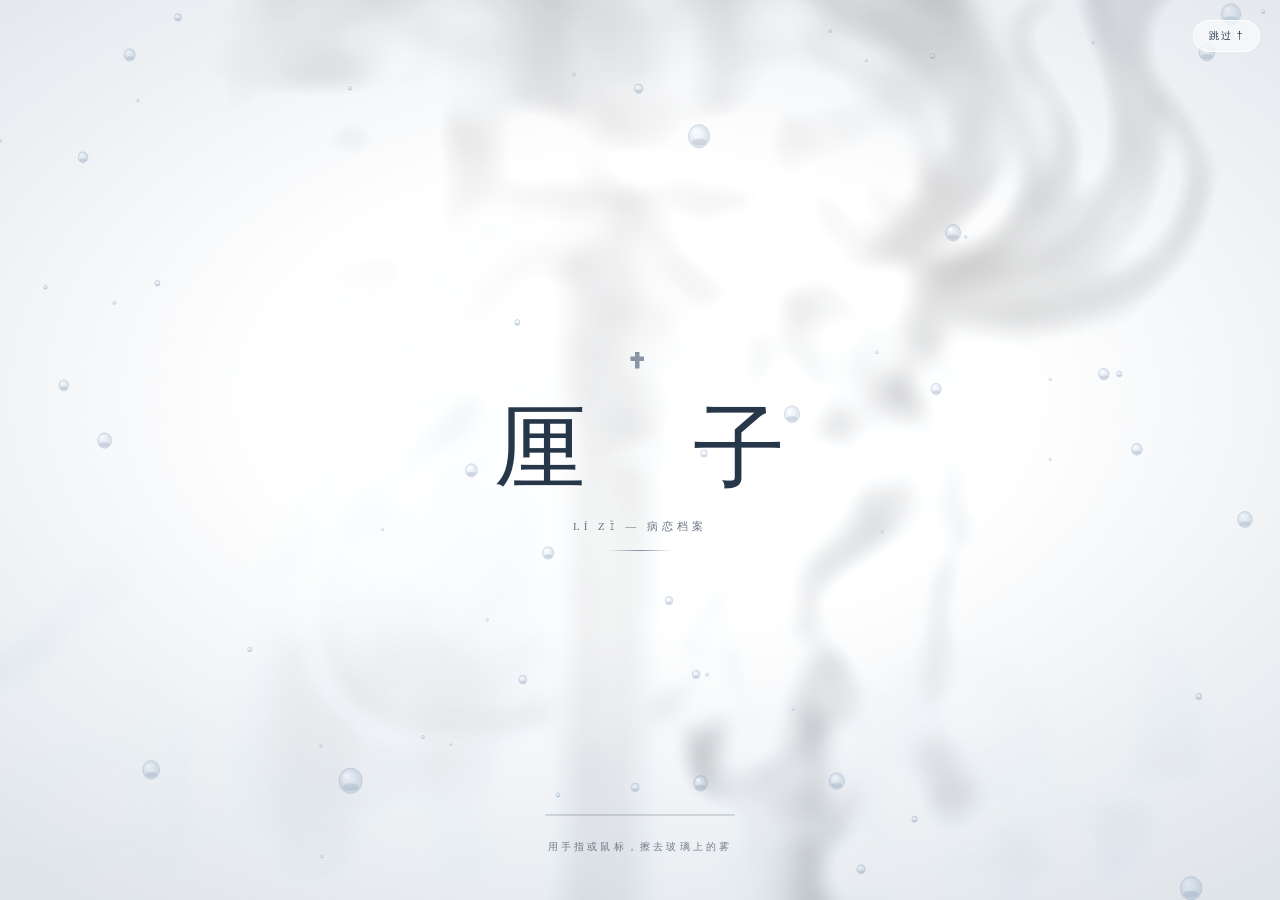
<file: index.html>
<!doctype html>
<html lang="zh-CN" data-theme="noir">
<head>
<meta charset="utf-8">
<meta name="viewport" content="width=device-width,initial-scale=1,maximum-scale=1,viewport-fit=cover,user-scalable=no">
<meta name="theme-color" content="#070a10">
<meta name="format-detection" content="telephone=no">
<meta name="description" content="厘子 · 病恋档案 / LÍ ZǏ — 一台只收一条信号的小手机">
<title>厘 子 · 病恋档案</title>
<link rel="preload" as="image" href="assets/intro.jpg">
<link rel="stylesheet" href="style.css">
</head>
<body>

<!-- 进场动画：起雾车窗 + 雨滴 + 擦玻璃 -->
<div id="intro" class="intro">
  <div class="introBg" id="introBg"></div>
  <div class="introFog" id="introFog"></div>
  <canvas id="introClear" class="introLayer"></canvas>
  <canvas id="introRain" class="introLayer"></canvas>
  <div class="introVignette"></div>
  <div class="introCenter" id="introCenter">
    <div class="introCross">✝</div>
    <div class="introTitle" id="introTitle">厘 子</div>
    <div class="introSub" id="introSub">LÍ ZǏ — 病恋档案</div>
    <div class="introRule"></div>
  </div>
  <div class="introProg" id="introProg"><i id="introProgBar"></i></div>
  <div class="introTip" id="introTip">用手指或鼠标，擦去玻璃上的雾</div>
  <button class="introSkip" id="introSkip">跳过 †</button>
</div>

<div id="bgLayer"></div>
<div id="bgDim"></div>
<div id="glowA"></div><div id="glowB"></div>
<canvas id="rain"></canvas>
<div id="grain"></div>

<div id="stage">
  <div class="sideMark left"><i>†</i> CLINICAL NOTE · 0217</div>

  <div class="phone" id="phone">
    <div class="statusbar" id="statusbar"></div>
    <div class="topbar" id="topbar"></div>

    <div class="screen" id="screen">
      <div class="page" data-page="album" id="page-album"></div>
      <div class="page on" data-page="home" id="page-home"></div>
      <div class="page" data-page="msg" id="page-msg"></div>
      <div class="page" data-page="me" id="page-me"></div>
      <div class="pageNav">
        <button id="navPrev" aria-label="上一页"></button>
        <button id="navNext" aria-label="下一页"></button>
      </div>
    </div>

    <div class="editBar" id="editBar">
      <button id="editPanelBtn" title="后台管理"></button>
      <button id="editDoneBtn" title="退出编辑"></button>
    </div>

    <div class="tabbar" id="tabbar"></div>
    <div class="homeBar"></div>
  </div>

  <div class="sideMark right">DO NOT DISTURB <i>✝</i></div>
</div>

<div class="readBadge" id="readBadge"><span>†</span> 只读快照 · READ ONLY</div>

<div class="overlay" id="overlay"></div>
<aside class="admin" id="admin"></aside>

<div class="lightbox" id="lightbox">
  <img id="lbImg" alt="">
  <div class="lbCap" id="lbCap"></div>
  <div style="display:flex;gap:10px">
    <button class="lbBtn" id="lbLink">↗ 打开链接</button>
    <button class="lbBtn" id="lbClose">关闭</button>
  </div>
</div>

<div class="toast" id="toast"></div>
<audio id="audio" preload="auto" playsinline webkit-playsinline></audio>
<div id="musicFrame"></div>

<script src="defaults.js"></script>
<script src="app.js"></script>
</body>
</html>
</file>
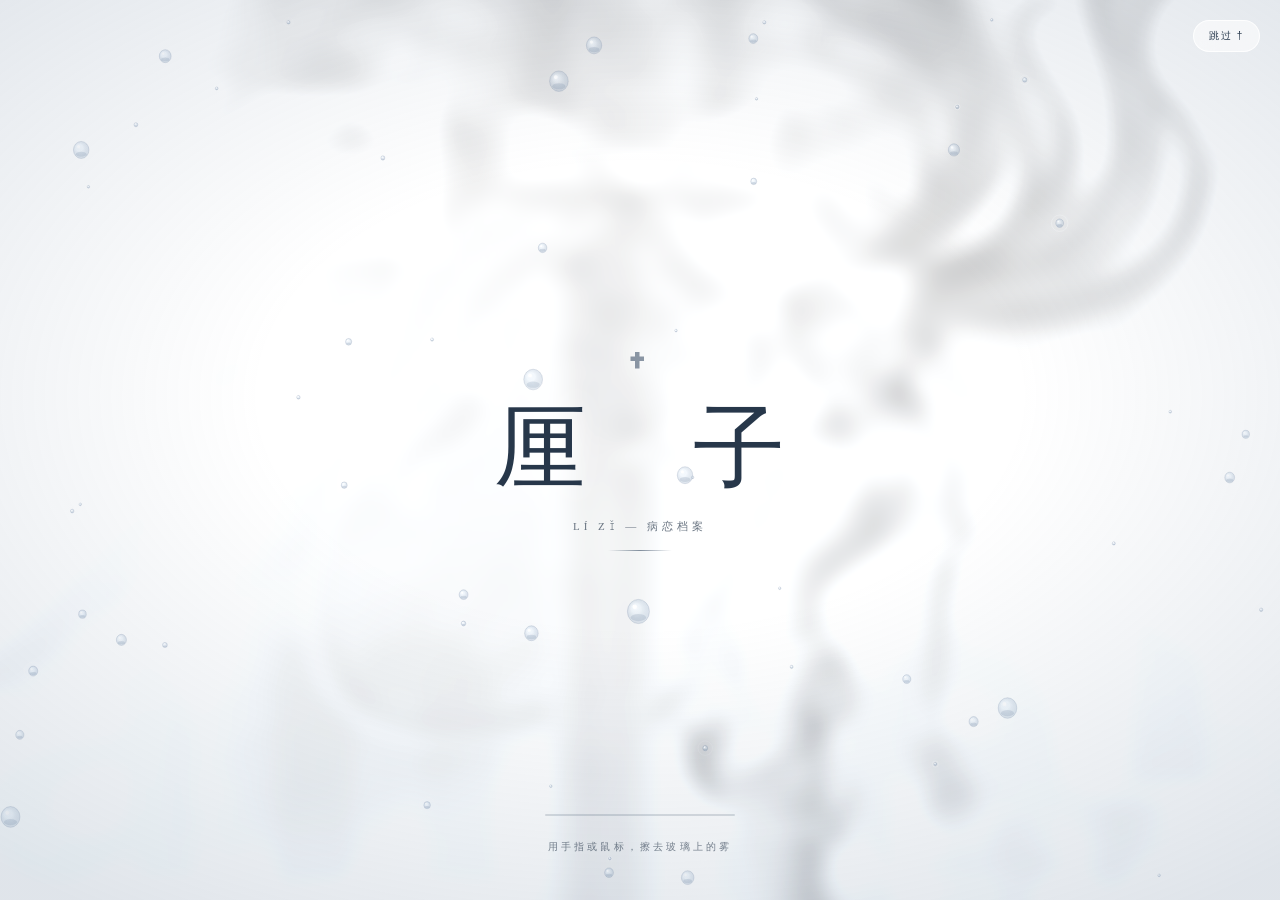
<file: standalone.html>
<!doctype html>
<html lang="zh-CN" data-theme="noir">
<head>
<meta charset="utf-8">
<meta name="viewport" content="width=device-width,initial-scale=1,maximum-scale=1,viewport-fit=cover,user-scalable=no">
<meta name="theme-color" content="#070a10">
<meta name="format-detection" content="telephone=no">
<meta name="description" content="厘子 · 病恋档案 / LÍ ZǏ — 一台只收一条信号的小手机">
<title>厘 子 · 病恋档案</title>
<link rel="preload" as="image" href="assets/intro.jpg">
<style>
/* 厘子 · 病恋档案 —— 视觉系统：黑白忧郁 × 浅蓝液态 × 苹果/ins 风 */
:root{
  --radius: 30px;
  --glass: rgba(255,255,255,.10);
  --glass-2: rgba(255,255,255,.055);
  --line: rgba(255,255,255,.20);
  --line-soft: rgba(255,255,255,.10);
  --ink: #f2f4f7;
  --ink-2: rgba(242,244,247,.62);
  --ink-3: rgba(242,244,247,.38);
  --accent: #cfe3fb;
  --shadow: 0 18px 50px rgba(0,0,0,.45);
  --font: -apple-system, BlinkMacSystemFont, "SF Pro Text", "PingFang SC", "Helvetica Neue", "Microsoft YaHei", sans-serif;
  --serif: "Times New Roman", "Songti SC", "STSong", Georgia, serif;
}
/* noir：深蓝黑 + 浅蓝液态光，黑白内容为主体（默认，兼顾两种要求） */
[data-theme="noir"]{
  --bg-a:#070a10; --bg-b:#101a26; --bg-c:#1a2b3d; --bg-d:#05070b;
  --ink:#f2f4f7; --ink-2:rgba(236,242,250,.64); --ink-3:rgba(226,238,250,.38);
  --glass:rgba(214,230,250,.075); --glass-2:rgba(210,228,250,.045);
  --line:rgba(220,236,255,.20); --line-soft:rgba(220,236,255,.10);
  --accent:#b9d6f7; --shadow:0 18px 60px rgba(0,0,0,.6);
}
/* mono：纯黑白忧郁 */
[data-theme="mono"]{
  --bg-a:#000000; --bg-b:#101010; --bg-c:#1c1c1c; --bg-d:#050505;
  --glass:rgba(255,255,255,.065); --glass-2:rgba(255,255,255,.035);
  --line:rgba(255,255,255,.19); --line-soft:rgba(255,255,255,.09);
  --accent:#ffffff; --shadow:0 18px 60px rgba(0,0,0,.8);
}
/* blue：渐变浅蓝色系 / 液态 ins 风（浅底深字） */
[data-theme="blue"]{
  --bg-a:#e7f1fc; --bg-b:#c6dcf3; --bg-c:#a8cbea; --bg-d:#dbeaf9;
  --ink:#18252f; --ink-2:rgba(24,37,47,.78); --ink-3:rgba(24,37,47,.56);
  --glass:rgba(255,255,255,.42); --glass-2:rgba(255,255,255,.28);
  --line:rgba(255,255,255,.72); --line-soft:rgba(255,255,255,.45);
  --accent:#3f6f9e; --shadow:0 18px 50px rgba(56,96,140,.22);
}
/* glass：透亮银白玻璃（默认，贴近资料图的银白/浅灰/羽翼质感） */
[data-theme="glass"]{
  --bg-a:#f8fafc; --bg-b:#eaf0f6; --bg-c:#dde6f0; --bg-d:#fcfdff;
  --ink:#16212e; --ink-2:rgba(22,33,46,.84); --ink-3:rgba(22,33,46,.58);
  --glass:rgba(255,255,255,.30); --glass-2:rgba(255,255,255,.15);
  --line:rgba(255,255,255,.98); --line-soft:rgba(255,255,255,.72);
  --accent:#5d7691; --shadow:0 18px 56px rgba(86,112,145,.18);
}
[data-theme="glass"] #glowA{background:radial-gradient(circle,#ffffff,transparent 70%);opacity:.8}
[data-theme="glass"] #glowB{background:radial-gradient(circle,#d9e5f2,transparent 70%);opacity:.72}
[data-theme="glass"] #grain{opacity:.055}
[data-theme="glass"] #bgLayer{opacity:.72}
[data-theme="glass"] .glass,[data-theme="glass"] .albumItem,[data-theme="glass"] .appIcon{border-color:rgba(255,255,255,.80)}
/* 细边框提亮边缘：每块玻璃一圈 1px 内高光 + 顶部亮线 */
[data-theme="glass"] .glass,[data-theme="glass"] .albumItem,[data-theme="glass"] .appIcon,[data-theme="glass"] .stickyNote,[data-theme="glass"] .metaBox,[data-theme="glass"] .focusCard,[data-theme="glass"] .musicCard{
  box-shadow:inset 0 0 0 1px rgba(255,255,255,.62),inset 0 1px 0 rgba(255,255,255,.92),0 8px 24px rgba(92,118,148,.13);
}
[data-theme="glass"] .appIcon{box-shadow:inset 0 0 0 1px rgba(255,255,255,.7),inset 0 1px 0 rgba(255,255,255,.95),0 8px 20px rgba(90,115,145,.14)}
[data-theme="glass"] .stickyNote{background:linear-gradient(150deg,rgba(255,255,255,.70),rgba(255,255,255,.34));border-color:rgba(255,255,255,.82)}
[data-theme="glass"] .bubbleRow.me .bubble{background:rgba(118,150,186,.26);border-color:rgba(255,255,255,.95)}
[data-theme="glass"] .tabbar{box-shadow:0 -10px 34px rgba(110,135,165,.12),inset 0 1px 0 rgba(255,255,255,.9)}
[data-theme="glass"] .admin .iconBtn{color:rgba(235,244,255,.86);border-color:rgba(255,255,255,.22);background:rgba(255,255,255,.08)}
/* 手机外壳：更透的玻璃 + 一圈细亮描边 */
[data-theme="glass"] .phone{
  background:linear-gradient(165deg,rgba(255,255,255,.22),rgba(255,255,255,.09));
  border:1px solid rgba(255,255,255,.92);
  box-shadow:var(--shadow),
    inset 0 0 0 1px rgba(255,255,255,.55),
    inset 0 1px 0 rgba(255,255,255,.95),
    inset 0 0 34px rgba(255,255,255,.22),
    0 0 0 1px rgba(255,255,255,.30);
}
[data-theme="glass"] .phone::before{
  background:linear-gradient(118deg,rgba(255,255,255,.42),rgba(255,255,255,0) 22%,rgba(255,255,255,0) 76%,rgba(255,255,255,.16));
}

*{box-sizing:border-box;-webkit-tap-highlight-color:transparent}
html,body{height:100%;margin:0}
body{
  font-family:var(--font); color:var(--ink); overflow:hidden;
  background:
    radial-gradient(120% 90% at 12% 8%, var(--bg-c) 0%, transparent 55%),
    radial-gradient(100% 80% at 88% 92%, var(--bg-b) 0%, transparent 60%),
    linear-gradient(155deg, var(--bg-a) 0%, var(--bg-b) 48%, var(--bg-d) 100%);
  transition:background .6s ease, color .4s ease;
  -webkit-font-smoothing:antialiased;
}
button,input,textarea,select{font-family:inherit;color:inherit}
button{cursor:pointer;border:0;background:none}
a{color:inherit;text-decoration:none}

/* ---------- 背景层：自定义图 / 雨雾 / 光晕 ---------- */
#bgLayer{position:fixed;inset:-8%;z-index:0;background-size:cover;background-position:center;
  filter:blur(var(--bg-blur,0px)) saturate(1.05);opacity:.9;transition:filter .5s}
#bgDim{position:fixed;inset:0;z-index:1;background:rgba(0,0,0,var(--bg-dim,.42));pointer-events:none}
#glowA,#glowB{position:fixed;z-index:1;border-radius:50%;filter:blur(90px);pointer-events:none;opacity:.42}
#glowA{width:52vw;height:52vw;left:-12vw;top:-14vw;background:radial-gradient(circle,#7fb4ea,transparent 70%)}
#glowB{width:44vw;height:44vw;right:-12vw;bottom:-16vw;background:radial-gradient(circle,#c9ddf4,transparent 70%)}
[data-theme="mono"] #glowA,[data-theme="mono"] #glowB{opacity:.12}
#rain{position:fixed;inset:0;z-index:2;pointer-events:none;opacity:.9}
#grain{position:fixed;inset:0;z-index:2;pointer-events:none;opacity:.16;
  background-image:url("data:image/svg+xml,%3Csvg xmlns='http://www.w3.org/2000/svg' width='140' height='140'%3E%3Cfilter id='n'%3E%3CfeTurbulence type='fractalNoise' baseFrequency='.85' numOctaves='3'/%3E%3C/filter%3E%3Crect width='100%25' height='100%25' filter='url(%23n)' opacity='.4'/%3E%3C/svg%3E")}

/* ---------- 舞台 & 小手机 ---------- */
#stage{position:relative;z-index:3;height:100%;display:flex;align-items:center;justify-content:center;gap:44px;padding:18px}
.phone{
  position:relative;width:390px;height:min(844px,calc(100vh - 36px));flex:none;
  border-radius:52px;overflow:hidden;isolation:isolate;
  background:linear-gradient(165deg,var(--glass),var(--glass-2));
  -webkit-backdrop-filter:blur(26px) saturate(165%);backdrop-filter:blur(26px) saturate(165%);
  border:1px solid var(--line);
  box-shadow:var(--shadow),inset 0 0 0 1px rgba(255,255,255,.30),inset 0 1px 0 rgba(255,255,255,.42),inset 0 0 60px rgba(140,190,240,.06);
  display:flex;flex-direction:column;
}
/* 细边框提亮边缘：一圈高光内描边，玻璃边缘更立体 */
.phone::before{content:"";position:absolute;inset:0;pointer-events:none;z-index:9;border-radius:52px;
  background:linear-gradient(115deg,rgba(255,255,255,.16),transparent 24%,transparent 74%,rgba(255,255,255,.06));
  box-shadow:inset 0 0 0 1px rgba(255,255,255,.42),inset 0 1px 0 rgba(255,255,255,.7),inset 0 -1px 0 rgba(255,255,255,.18);}
.phone::after{content:"";position:absolute;inset:0;pointer-events:none;z-index:0;border-radius:52px;
  background:radial-gradient(90% 60% at 50% 0%,rgba(190,220,255,.11),transparent 70%);
  box-shadow:inset 0 0 0 1px rgba(255,255,255,.34),inset 0 1px 2px rgba(255,255,255,.5);}

/* 侧边装饰 */
.sideMark{position:absolute;z-index:10;display:flex;align-items:center;gap:8px;font-size:10px;letter-spacing:.32em;color:var(--ink-3);writing-mode:vertical-rl}
.sideMark.left{left:-30px;top:26%}.sideMark.right{right:-30px;bottom:24%}
.sideMark i{font-style:normal;font-family:var(--serif);font-size:15px;letter-spacing:0;color:var(--accent)}

/* ---------- 状态栏 ---------- */
.statusbar{height:46px;flex:none;display:grid;grid-template-columns:1fr auto 1fr;align-items:center;padding:14px 26px 0;
  font-size:12px;font-weight:600;letter-spacing:.02em;z-index:8;color:var(--ink)}
.sb-left{display:flex;align-items:center;gap:6px;justify-self:start;min-width:0}
.sb-right{display:flex;align-items:center;gap:6px;justify-self:end;min-width:0}
.sb-right .bars{display:flex;align-items:flex-end;gap:2px;height:10px}
.sb-right .bars i{width:2.5px;background:currentColor;border-radius:1px;display:block}
.sb-right .bars i:nth-child(1){height:4px}.sb-right .bars i:nth-child(2){height:6px}
.sb-right .bars i:nth-child(3){height:8px}.sb-right .bars i:nth-child(4){height:10px}
.sb-bat{width:19px;height:10px;border:1.2px solid currentColor;border-radius:3px;position:relative;padding:1.5px}
.sb-bat::after{content:"";position:absolute;right:-3.5px;top:3px;width:2px;height:4px;background:currentColor;border-radius:0 1px 1px 0}
.sb-bat i{display:block;height:100%;width:74%;background:currentColor;border-radius:1px}
.island{justify-self:center;min-width:96px;height:24px;border-radius:20px;background:rgba(0,0,0,.58);
  display:flex;align-items:center;justify-content:center;gap:7px;padding:0 12px;
  font-size:9px;letter-spacing:.16em;color:rgba(255,255,255,.78);border:1px solid rgba(255,255,255,.09)}
[data-theme="blue"] .island{background:rgba(30,50,70,.7)}
.island img{width:14px;height:14px;border-radius:50%;object-fit:cover}
.island .dot{width:7px;height:7px;border-radius:50%;background:#8fb6e0;box-shadow:0 0 8px #8fb6e0}

/* ---------- 顶栏 ---------- */
.topbar{flex:none;padding:14px 22px 12px;display:flex;align-items:center;gap:11px;z-index:8}
.topbar .logo{width:34px;height:34px;border-radius:12px;flex:none;object-fit:cover;
  border:1px solid var(--line);background:var(--glass);display:flex;align-items:center;justify-content:center;color:var(--accent)}
.topbar .logo img{width:100%;height:100%;border-radius:11px;object-fit:cover}
.topbar .tt{flex:1;min-width:0}
.topbar h1{margin:0;font-size:18px;letter-spacing:.22em;font-weight:600;line-height:1.2}
.topbar p{margin:3px 0 0;font-size:8.5px;letter-spacing:.13em;color:var(--ink-3);white-space:nowrap;overflow:hidden;text-overflow:ellipsis}
.iconBtn{width:34px;height:34px;border-radius:50%;display:flex;align-items:center;justify-content:center;
  background:var(--glass);border:1px solid var(--line-soft);color:var(--ink-2);flex:none;transition:.2s}
.iconBtn:active{transform:scale(.88);background:var(--glass-2)}

/* ---------- 内容区 ---------- */
.screen{flex:1;position:relative;overflow:hidden;z-index:5}
.page{position:absolute;inset:0;overflow-y:auto;overflow-x:hidden;padding:6px 20px 118px;
  opacity:0;transform:translateY(12px) scale(.985);pointer-events:none;transition:opacity .38s ease,transform .38s cubic-bezier(.22,1,.36,1);
  scrollbar-width:none}
.page::-webkit-scrollbar{display:none}
.page.on{opacity:1;transform:none;pointer-events:auto}
.page-head{display:flex;align-items:baseline;justify-content:space-between;margin:6px 2px 16px}
.page-head .k{font-size:11px;letter-spacing:.3em;color:var(--ink-2);text-transform:uppercase}
.page-head .idx{font-family:var(--serif);font-size:11px;letter-spacing:.18em;color:var(--ink-3)}

.glass{position:relative;background:var(--glass);border:1px solid var(--line-soft);border-radius:22px;
  -webkit-backdrop-filter:blur(20px) saturate(165%);backdrop-filter:blur(20px) saturate(165%);
  box-shadow:inset 0 1px 0 rgba(255,255,255,.14),0 8px 26px rgba(0,0,0,.14);overflow:hidden}
.glass::after{content:"";position:absolute;inset:0;pointer-events:none;border-radius:22px;
  background:linear-gradient(120deg,rgba(255,255,255,.10),transparent 38%)}
.card{padding:16px 17px}
.tap{transition:transform .22s cubic-bezier(.22,1,.36,1),background .25s,border-color .25s}
.tap:active{transform:scale(.965)}
.tap.lit{background:var(--glass-2);border-color:var(--line)}
.divider{height:1px;background:var(--line-soft);margin:14px 0}
.mono{font-family:var(--serif)}
.tiny{font-size:9px;letter-spacing:.2em;color:var(--ink-3);text-transform:uppercase}
.serifLine{font-family:var(--serif);font-style:italic;letter-spacing:.04em}
.crossD{color:var(--accent);font-family:var(--serif)}
[data-txt]{outline:none;transition:background .2s,box-shadow .2s;border-radius:5px}
body.editing [data-txt]{cursor:text}
body.editing [data-txt]:hover{background:rgba(180,215,255,.12);box-shadow:0 0 0 1px var(--line-soft)}
body.editing [data-txt]:focus{background:rgba(180,215,255,.18);box-shadow:0 0 0 1px var(--accent)}
[contenteditable="true"]{outline:none}

/* ---------- 主页 ---------- */
.profileCard{padding:20px 18px 18px}
.profileCard .sig{display:flex;align-items:center;gap:12px}
.profileCard .avatar{width:52px;height:52px;border-radius:18px;flex:none;display:flex;align-items:center;justify-content:center;
  background:linear-gradient(150deg,rgba(255,255,255,.14),rgba(255,255,255,.02));border:1px solid var(--line);color:var(--accent)}
.profileCard .avatar img{width:100%;height:100%;border-radius:17px;object-fit:cover}
.profileCard h2{margin:0;font-size:22px;letter-spacing:.16em;font-weight:600}
.profileCard .en{font-family:var(--serif);font-size:10px;letter-spacing:.32em;color:var(--ink-3);margin-top:4px}
.badges{display:flex;flex-wrap:wrap;gap:6px;margin-top:14px}
.badge{font-size:9.5px;letter-spacing:.12em;padding:5px 10px;border-radius:20px;border:1px solid var(--line-soft);
  background:var(--glass-2);color:var(--ink-2)}
.tagline{margin:16px 0 3px;font-family:var(--serif);font-size:15px;line-height:1.6;letter-spacing:.05em}
.subline{font-size:10.5px;color:var(--ink-3);letter-spacing:.08em}
.rows{margin-top:16px}
.rowline{display:flex;justify-content:space-between;gap:12px;padding:7px 0;border-bottom:1px dashed var(--line-soft);font-size:10.5px}
.rowline span:first-child{color:var(--ink-3);letter-spacing:.12em}
.rowline span:last-child{color:var(--ink);letter-spacing:.04em;text-align:right}
.verse{white-space:pre-line;font-family:var(--serif);font-size:13px;line-height:1.9;color:var(--ink-2);font-style:italic}
.footMark{text-align:center;font-size:9px;letter-spacing:.28em;color:var(--ink-3);margin:18px 0 4px}

.appGrid{display:grid;grid-template-columns:repeat(4,1fr);gap:13px 8px;margin-top:4px}
.appItem{display:flex;flex-direction:column;align-items:center;gap:7px;position:relative}
.appIcon{width:56px;height:56px;border-radius:18px;display:flex;align-items:center;justify-content:center;
  background:linear-gradient(155deg,var(--glass),var(--glass-2));
  border:1px solid var(--line);-webkit-backdrop-filter:blur(14px);backdrop-filter:blur(14px);
  box-shadow:inset 0 1px 0 rgba(255,255,255,.2),0 6px 16px rgba(0,0,0,.16);color:var(--ink);
  transition:transform .24s cubic-bezier(.22,1,.36,1),box-shadow .24s}
.appIcon:active{transform:scale(.86);box-shadow:inset 0 1px 0 rgba(255,255,255,.3),0 2px 8px rgba(0,0,0,.2)}
.appIcon img{width:100%;height:100%;border-radius:17px;object-fit:cover}
.appItem .nm{font-size:9.5px;color:var(--ink-2);letter-spacing:.06em;max-width:66px;text-align:center;overflow:hidden;text-overflow:ellipsis;white-space:nowrap}
.appItem .miniLink{position:absolute;top:-4px;right:2px;width:15px;height:15px;border-radius:50%;background:var(--accent);color:#0b1420;display:flex;align-items:center;justify-content:center;font-size:9px;opacity:0;transition:.2s}
.appItem.hasLink .miniLink{opacity:.85}

.stickyNote{padding:14px 15px;border-radius:16px;background:linear-gradient(150deg,rgba(255,255,255,.13),rgba(255,255,255,.035));
  border:1px solid var(--line-soft);-webkit-backdrop-filter:blur(14px);backdrop-filter:blur(14px);position:relative}
.stickyNote .txt{font-size:11.5px;line-height:1.7;letter-spacing:.05em;white-space:pre-line}
.stickyNote .lk{position:absolute;right:10px;top:9px;font-size:10px;color:var(--accent);opacity:.75}
.stack{display:flex;flex-direction:column;gap:10px}

/* ---------- 音乐 ---------- */
.musicCard{display:flex;align-items:center;gap:12px;padding:12px}
.musicCover{width:46px;height:46px;border-radius:12px;flex:none;object-fit:cover;display:flex;align-items:center;justify-content:center;
  background:linear-gradient(145deg,rgba(255,255,255,.16),rgba(255,255,255,.03));border:1px solid var(--line-soft);color:var(--accent)}
.musicCover img{width:100%;height:100%;border-radius:11px;object-fit:cover}
.musicCard .mi{flex:1;min-width:0}
.musicCard .mt{font-size:12px;font-weight:600;white-space:nowrap;overflow:hidden;text-overflow:ellipsis}
.musicCard .ma{font-size:9.5px;color:var(--ink-3);margin-top:3px;white-space:nowrap;overflow:hidden;text-overflow:ellipsis}
.eq{display:flex;align-items:flex-end;gap:2px;height:12px;margin-top:5px}
.eq i{width:2px;background:var(--accent);border-radius:1px;animation:eq .9s ease-in-out infinite alternate}
.eq i:nth-child(1){height:5px;animation-delay:0s}.eq i:nth-child(2){height:11px;animation-delay:.2s}
.eq i:nth-child(3){height:7px;animation-delay:.4s}.eq i:nth-child(4){height:9px;animation-delay:.15s}
.eq.off i{animation:none;height:3px;opacity:.4}
@keyframes eq{to{height:3px}}
.playBtn{width:38px;height:38px;border-radius:50%;flex:none;display:flex;align-items:center;justify-content:center;
  background:var(--ink);color:var(--bg-a);box-shadow:0 4px 14px rgba(0,0,0,.25);transition:transform .2s}
[data-theme="blue"] .playBtn{background:#18252f;color:#eaf3fc}
.playBtn:active{transform:scale(.86)}

/* ---------- 相册 ---------- */
.albumGrid{display:grid;grid-template-columns:1fr 1fr;gap:12px}
.albumItem{border-radius:18px;overflow:hidden;position:relative;aspect-ratio:1/1.06;
  background:linear-gradient(150deg,rgba(255,255,255,.10),rgba(255,255,255,.02));border:1px solid var(--line-soft);
  -webkit-backdrop-filter:blur(12px);backdrop-filter:blur(12px)}
.albumItem .ph{position:absolute;inset:0;display:flex;flex-direction:column;align-items:center;justify-content:center;gap:10px;color:var(--ink-3)}
.albumItem .ph .crossD{font-size:34px;opacity:.5}
.albumItem img{width:100%;height:100%;object-fit:cover;display:block;image-rendering:-webkit-optimize-contrast;image-rendering:auto}
.albumItem .cap{position:absolute;left:0;right:0;bottom:0;padding:22px 11px 10px;font-size:10px;line-height:1.5;letter-spacing:.03em;
  background:linear-gradient(transparent,rgba(0,0,0,.68));color:#fff;text-shadow:0 1px 4px rgba(0,0,0,.6)}
[data-theme="blue"] .albumItem .cap{background:linear-gradient(transparent,rgba(12,26,40,.72))}
.albumItem .corner{position:absolute;right:8px;top:8px;width:26px;height:26px;border-radius:50%;
  background:rgba(10,16,24,.56);border:1px solid rgba(255,255,255,.28);color:#fff;display:flex;align-items:center;justify-content:center;
  -webkit-backdrop-filter:blur(8px);backdrop-filter:blur(8px);transition:transform .2s}
.albumItem .corner:active{transform:scale(.82)}
.albumItem.addItem{display:flex;align-items:center;justify-content:center;border-style:dashed;color:var(--ink-3)}

/* ---------- 消息 ---------- */
.metaRow{display:flex;gap:10px;margin-bottom:12px}
.metaBox{flex:1;padding:12px 13px;border-radius:16px}
.metaBox .tiny{display:flex;align-items:center;gap:5px}
.metaBox .val{font-size:12px;margin-top:7px;letter-spacing:.05em}
.noteImg{width:100%;border-radius:12px;margin-top:9px;display:block;object-fit:cover;max-height:170px}
.noteLink{display:inline-flex;align-items:center;gap:4px;font-size:9.5px;color:var(--accent);margin-top:9px;border-bottom:1px solid var(--line-soft);padding-bottom:2px}
.focusCard{text-align:center;padding:20px 16px}
.focusNum{font-family:var(--serif);font-size:46px;letter-spacing:.02em;line-height:1;font-variant-numeric:tabular-nums}
.focusCard .cap{font-size:10px;color:var(--ink-2);letter-spacing:.16em;margin-top:10px}
.focusBtns{display:flex;gap:9px;justify-content:center;margin-top:15px}
.pill{padding:8px 17px;border-radius:20px;border:1px solid var(--line);background:var(--glass-2);font-size:10.5px;letter-spacing:.1em;transition:.2s}
.pill:active{transform:scale(.92)}
.pill.solid{background:var(--ink);color:var(--bg-a);border-color:transparent}
[data-theme="blue"] .pill.solid{background:#18252f;color:#eaf3fc}

/* ---------- 聊天 ---------- */
.chatWrap{display:flex;flex-direction:column;height:100%;padding-bottom:0}
.chatHead{display:flex;align-items:center;gap:10px;padding:4px 2px 12px}
.chatHead .av{width:38px;height:38px;border-radius:14px;display:flex;align-items:center;justify-content:center;
  background:var(--glass);border:1px solid var(--line-soft);color:var(--accent)}
.chatHead .nm{font-size:13px;letter-spacing:.1em}
.chatHead .st{font-size:9px;color:var(--ink-3);margin-top:3px;letter-spacing:.08em}
.chatBody{flex:1;overflow-y:auto;padding:4px 2px 14px;scrollbar-width:none}
.chatBody::-webkit-scrollbar{display:none}
.bubbleRow{display:flex;margin-bottom:13px;gap:8px;align-items:flex-end}
.bubbleRow.them{justify-content:flex-start}.bubbleRow.me{justify-content:flex-end}
.bubbleRow .bav{width:26px;height:26px;border-radius:10px;flex:none;display:flex;align-items:center;justify-content:center;
  background:var(--glass);border:1px solid var(--line-soft);color:var(--accent)}
.bubble{max-width:76%;padding:10px 13px 7px;border-radius:18px;font-size:11.5px;line-height:1.65;white-space:pre-line;letter-spacing:.02em;
  -webkit-backdrop-filter:blur(12px);backdrop-filter:blur(12px)}
.bubbleRow.them .bubble{background:var(--glass);border:1px solid var(--line-soft);border-bottom-left-radius:6px}
.bubbleRow.me .bubble{background:rgba(175,210,250,.24);border:1px solid var(--line);border-bottom-right-radius:6px}
[data-theme="blue"] .bubbleRow.me .bubble{background:rgba(60,110,160,.16)}
.bubble .t{display:block;text-align:left;font-size:8.5px;color:var(--ink-3);margin-top:6px;letter-spacing:.06em;font-variant-numeric:tabular-nums;opacity:.8}
.kwBar{display:flex;gap:7px;overflow-x:auto;padding:10px 2px;scrollbar-width:none;margin-bottom:2px}
.kwBar::-webkit-scrollbar{display:none}
.kwChip{flex:none;padding:7px 13px;border-radius:18px;font-size:10px;letter-spacing:.06em;
  background:var(--glass-2);border:1px solid var(--line-soft);color:var(--ink-2);transition:.2s}
.kwChip:active{transform:scale(.9);background:var(--glass);color:var(--ink)}
.chatInput{display:flex;gap:8px;align-items:center;padding:10px 0 4px}
.chatInput input{flex:1;height:38px;border-radius:19px;background:var(--glass);border:1px solid var(--line-soft);
  padding:0 15px;font-size:11.5px;outline:none;-webkit-backdrop-filter:blur(12px);backdrop-filter:blur(12px)}
.chatInput input::placeholder{color:var(--ink-3)}
.chatInput .sendBtn{width:38px;height:38px;border-radius:50%;background:var(--ink);color:var(--bg-a);display:flex;align-items:center;justify-content:center;flex:none}
[data-theme="blue"] .chatInput .sendBtn{background:#18252f;color:#eaf3fc}
.chatInput .sendBtn:active{transform:scale(.86)}

/* ---------- 底栏 ---------- */
.tabbar{position:absolute;left:0;right:0;bottom:0;height:80px;z-index:12;display:flex;align-items:flex-start;
  padding:9px 14px 0;gap:4px;
  background:linear-gradient(180deg,var(--glass-2),var(--glass));
  -webkit-backdrop-filter:blur(30px) saturate(180%);backdrop-filter:blur(30px) saturate(180%);
  border-top:1px solid var(--line-soft)}
.tabbar::before{content:"";position:absolute;inset:0;pointer-events:none;
  background:linear-gradient(110deg,rgba(255,255,255,.10),transparent 45%)}
.tab{flex:1;height:58px;display:flex;flex-direction:column;align-items:center;justify-content:center;gap:5px;
  border-radius:18px;color:var(--ink-2);position:relative;transition:color .28s,transform .2s,background .28s;opacity:.82}
.tab span{font-size:9px;letter-spacing:.1em}
.tab .ic{transition:transform .3s cubic-bezier(.22,1,.36,1)}
.tab:active{transform:scale(.9)}
.tab.on{color:var(--ink);background:var(--glass);opacity:1}
.tab.on .ic{transform:translateY(-2px) scale(1.06);color:var(--accent)}
.tab.on::after{content:"";position:absolute;bottom:5px;width:4px;height:4px;border-radius:50%;background:var(--accent);box-shadow:0 0 8px var(--accent)}
.homeBar{position:absolute;bottom:7px;left:50%;transform:translateX(-50%);width:112px;height:4px;border-radius:4px;
  background:var(--ink-3);opacity:.55;z-index:13}

/* ---------- 页面切换点击区 ---------- */
.pageNav{position:absolute;right:0;top:44%;z-index:11;display:flex;flex-direction:column;gap:6px;opacity:.3;transition:opacity .3s}
.pageNav:hover{opacity:.9}
.pageNav button{width:20px;height:26px;border-radius:9px 0 0 9px;background:var(--glass-2);border:1px solid var(--line-soft);
  border-right:0;color:var(--ink-2);display:flex;align-items:center;justify-content:center;transition:.2s}
.pageNav button:active{transform:scale(.9);color:var(--ink)}

/* ---------- 只读标记 / 编辑条 ---------- */
.readBadge{position:fixed;left:14px;bottom:14px;z-index:60;padding:8px 13px;border-radius:20px;font-size:10px;letter-spacing:.14em;
  background:rgba(10,16,24,.6);border:1px solid rgba(255,255,255,.2);color:#e7f0fb;-webkit-backdrop-filter:blur(14px);backdrop-filter:blur(14px);display:none;align-items:center;gap:7px}
body.readonly .readBadge{display:flex}
.editBar{position:absolute;top:88px;right:12px;z-index:20;display:none;gap:6px}
body.editing .editBar{display:none}
.editBar button{width:30px;height:30px;border-radius:50%;background:rgba(10,16,24,.55);border:1px solid rgba(255,255,255,.22);color:#eaf3fc;display:flex;align-items:center;justify-content:center;-webkit-backdrop-filter:blur(10px)}
.editBar button:active{transform:scale(.86)}

/* ---------- 管理面板 ---------- */
.overlay{position:fixed;inset:0;z-index:70;background:rgba(0,0,0,.5);-webkit-backdrop-filter:blur(8px);backdrop-filter:blur(8px);
  opacity:0;pointer-events:none;transition:opacity .3s}
.overlay.on{opacity:1;pointer-events:auto}
.admin{position:fixed;z-index:71;right:0;top:0;bottom:0;width:min(420px,100vw);
  background:rgba(14,20,29,.86);-webkit-backdrop-filter:blur(34px) saturate(150%);backdrop-filter:blur(34px) saturate(150%);
  border-left:1px solid rgba(255,255,255,.16);color:#eaf1fa;transform:translateX(102%);transition:transform .42s cubic-bezier(.22,1,.36,1);
  display:flex;flex-direction:column}
[data-theme="blue"] .admin{background:rgba(238,245,252,.9);color:#18252f;border-left-color:rgba(255,255,255,.8)}
.admin.on{transform:none}
/* 后台打开时：手机仍可点击预览，点空白关闭面板 */
body.adminOpen #stage{z-index:72}
body.adminOpen .admin{z-index:74}
body.adminOpen .overlay{pointer-events:none}
.adminHead{padding:20px 20px 14px;display:flex;align-items:center;gap:10px;border-bottom:1px solid rgba(255,255,255,.1)}
.adminHead h3{margin:0;font-size:14px;letter-spacing:.18em;flex:1}
.adminBody{flex:1;overflow-y:auto;padding:14px 18px 40px;scrollbar-width:thin}
.adminBody::-webkit-scrollbar{width:4px}.adminBody::-webkit-scrollbar-thumb{background:rgba(255,255,255,.2);border-radius:4px}
.sec{margin-bottom:12px;border:1px solid rgba(255,255,255,.12);border-radius:16px;overflow:hidden;background:rgba(255,255,255,.035)}
[data-theme="blue"] .sec{border-color:rgba(30,60,90,.16);background:rgba(255,255,255,.4)}
.sec>summary{padding:13px 15px;font-size:11.5px;letter-spacing:.14em;cursor:pointer;list-style:none;display:flex;align-items:center;gap:9px}
.sec>summary::-webkit-details-marker{display:none}
.sec>summary::before{content:"†";font-family:var(--serif);color:#8fb6e0;font-size:13px}
.sec[open]>summary{border-bottom:1px solid rgba(255,255,255,.1)}
.sec .in{padding:13px 15px 16px;display:flex;flex-direction:column;gap:11px}
.fld label{display:block;font-size:9.5px;letter-spacing:.12em;color:rgba(210,228,248,.6);margin-bottom:5px}
[data-theme="blue"] .fld label{color:rgba(24,37,47,.55)}
.fld input,.fld textarea,.fld select{width:100%;border-radius:10px;padding:9px 11px;font-size:11.5px;
  background:rgba(255,255,255,.07);border:1px solid rgba(255,255,255,.14);outline:none;color:inherit;resize:vertical}
[data-theme="blue"] .fld input,[data-theme="blue"] .fld textarea,[data-theme="blue"] .fld select{background:rgba(255,255,255,.6);border-color:rgba(30,60,90,.18)}
.fld input:focus,.fld textarea:focus{border-color:#8fb6e0}
.fld textarea{min-height:62px;line-height:1.6}
.row2{display:grid;grid-template-columns:1fr 1fr;gap:9px}
.btnRow{display:flex;gap:8px;flex-wrap:wrap}
.btn{padding:9px 14px;border-radius:11px;font-size:10.5px;letter-spacing:.1em;border:1px solid rgba(255,255,255,.18);
  background:rgba(255,255,255,.07);transition:.2s}
[data-theme="blue"] .btn{border-color:rgba(30,60,90,.2);background:rgba(255,255,255,.5)}
.btn:active{transform:scale(.94)}
.btn.pri{background:#cfe3fb;color:#101c28;border-color:transparent;font-weight:600}
.btn.danger{color:#ffb4b4;border-color:rgba(255,150,150,.35)}
.btn.sm{padding:6px 10px;font-size:9.5px}
.itemRow{border:1px dashed rgba(255,255,255,.16);border-radius:12px;padding:10px;display:flex;flex-direction:column;gap:8px}
[data-theme="blue"] .itemRow{border-color:rgba(30,60,90,.25)}
.itemRow .irTop{display:flex;align-items:center;gap:6px}
.itemRow .irTop .idx{font-family:var(--serif);font-size:11px;color:#8fb6e0;min-width:20px}
.itemRow .irTop .sp{flex:1}
.itemRow .irTop button{width:24px;height:24px;border-radius:8px;background:rgba(255,255,255,.07);display:flex;align-items:center;justify-content:center;color:inherit}
.itemRow .irTop button:active{transform:scale(.85)}
.thumb{width:46px;height:46px;border-radius:10px;object-fit:cover;border:1px solid rgba(255,255,255,.2)}
.hint{font-size:9.5px;line-height:1.7;color:rgba(210,228,248,.55)}
[data-theme="blue"] .hint{color:rgba(24,37,47,.55)}
.sw{display:flex;align-items:center;justify-content:space-between;font-size:11px;gap:10px}
.sw input[type=checkbox]{width:38px;height:22px;appearance:none;border-radius:20px;background:rgba(255,255,255,.16);position:relative;transition:.25s;flex:none}
.sw input[type=checkbox]::after{content:"";position:absolute;top:3px;left:3px;width:16px;height:16px;border-radius:50%;background:#fff;transition:.25s}
.sw input[type=checkbox]:checked{background:#8fb6e0}
.sw input[type=checkbox]:checked::after{transform:translateX(16px)}
.loginBox{padding:40px 26px;display:flex;flex-direction:column;gap:14px;align-items:center;flex:1;justify-content:center;text-align:center}
.loginBox .lg{width:64px;height:64px;border-radius:22px;border:1px solid rgba(255,255,255,.2);display:flex;align-items:center;justify-content:center;color:#cfe3fb}
.loginBox h3{margin:4px 0 0;font-size:16px;letter-spacing:.24em}
.loginBox p{font-size:10px;color:rgba(210,228,248,.55);letter-spacing:.1em;line-height:1.8;margin:0}
.loginBox input{width:100%;max-width:250px;text-align:center;letter-spacing:.2em}
.err{color:#ffb4b4;font-size:10px;min-height:14px}
.toast{position:fixed;left:50%;bottom:34px;transform:translate(-50%,20px);z-index:90;padding:11px 20px;border-radius:22px;
  background:rgba(16,24,36,.88);border:1px solid rgba(255,255,255,.2);color:#eaf3fc;font-size:11px;letter-spacing:.08em;
  -webkit-backdrop-filter:blur(14px);backdrop-filter:blur(14px);opacity:0;pointer-events:none;transition:.3s;max-width:86vw;text-align:center;line-height:1.6}
.toast.on{opacity:1;transform:translate(-50%,0)}

/* ---------- 图片放大 ---------- */
.lightbox{position:fixed;inset:0;z-index:80;background:rgba(0,0,0,.9);-webkit-backdrop-filter:blur(18px);backdrop-filter:blur(18px);
  display:none;align-items:center;justify-content:center;flex-direction:column;gap:14px;padding:24px}
.lightbox.on{display:flex}
.lightbox img{max-width:100%;max-height:78vh;object-fit:contain;border-radius:12px;image-rendering:-webkit-optimize-contrast;box-shadow:0 20px 60px rgba(0,0,0,.6)}
.lightbox .lbCap{font-size:11.5px;color:rgba(255,255,255,.8);letter-spacing:.08em;text-align:center;max-width:80vw}
.lightbox .lbBtn{padding:9px 18px;border-radius:20px;border:1px solid rgba(255,255,255,.28);color:#fff;font-size:10.5px;letter-spacing:.1em}

@media (max-width:520px){
  #stage{padding:0;gap:0}
  .phone{width:100vw;height:100vh;height:100dvh;border-radius:0;border:0}
  .phone::before{border-radius:0}
  .sideMark{display:none}
  .admin{width:100vw}
  .statusbar{height:auto;min-height:46px;padding-top:max(14px,env(safe-area-inset-top));padding-bottom:4px}
  .tabbar{height:calc(80px + env(safe-area-inset-bottom));padding-bottom:env(safe-area-inset-bottom)}
  .homeBar{bottom:calc(7px + env(safe-area-inset-bottom))}
  .page{padding-bottom:calc(112px + env(safe-area-inset-bottom))}
}
#page-me{padding-bottom:96px}

/* ============ 进场动画：起雾车窗 / 雨滴 / 擦玻璃 ============ */
.intro{position:fixed;inset:0;z-index:100;overflow:hidden;background:#eef3f8;
  touch-action:none;-webkit-user-select:none;user-select:none;cursor:crosshair;
  transition:opacity 1.05s ease,transform 1.2s cubic-bezier(.22,1,.36,1)}
.intro.done{opacity:0;transform:scale(1.055);pointer-events:none}
.introBg,.introFog{position:absolute;inset:-5%;background-size:cover;background-position:center;background-repeat:no-repeat}
.introBg{z-index:1;filter:brightness(1.05) contrast(.97)}
.introFog{z-index:2;filter:blur(10px) brightness(1.05) saturate(.82);transform:scale(1.06);
  transition:opacity .9s ease;will-change:opacity}
.introFog::after{content:"";position:absolute;inset:0;
  background:radial-gradient(110% 80% at 34% 22%,rgba(255,255,255,.46),transparent 74%),
              linear-gradient(180deg,rgba(255,255,255,.30),rgba(233,241,249,.36))}
.introFog.clear{opacity:0}
/* 手动擦除进度条 */
.introProg{position:absolute;left:50%;transform:translateX(-50%);
  bottom:calc(84px + env(safe-area-inset-bottom));z-index:7;width:min(190px,52vw);height:2px;
  border-radius:4px;background:rgba(58,78,102,.18);overflow:hidden;pointer-events:none}
.introProg i{display:block;height:100%;width:0%;border-radius:4px;
  background:linear-gradient(90deg,rgba(96,126,158,.55),#3d5670);transition:width .16s linear}
.introProg.done{opacity:0;transition:opacity .5s}
.introLayer{position:absolute;inset:0;width:100%;height:100%;pointer-events:none}
#introClear{z-index:3}
#introRain{z-index:4}
.introVignette{position:absolute;inset:0;z-index:5;pointer-events:none;
  background:radial-gradient(78% 68% at 50% 44%,transparent 38%,rgba(112,134,160,.22) 100%)}
.introCenter{position:absolute;inset:0;z-index:6;display:flex;flex-direction:column;align-items:center;justify-content:center;
  gap:16px;pointer-events:none;text-align:center;padding:0 24px}
.introCross{font-family:var(--serif);font-size:24px;color:rgba(58,78,102,.58);letter-spacing:.2em;
  animation:introIn 1.5s .1s both}
.introTitle{font-size:clamp(52px,12vw,92px);font-weight:300;color:#27374a;
  letter-spacing:.44em;text-indent:.44em;line-height:1.2;
  text-shadow:0 2px 26px rgba(255,255,255,.95),0 0 60px rgba(255,255,255,.7);
  animation:introIn 1.8s .18s both}
.introSub{font-family:var(--serif);font-size:11px;letter-spacing:.36em;color:rgba(39,55,74,.68);
  animation:introIn 1.8s .5s both}
.introRule{width:64px;height:1px;background:linear-gradient(90deg,transparent,rgba(58,78,102,.62),transparent);
  animation:introIn 1.8s .7s both}
.introCenter.out{animation:introOut .95s cubic-bezier(.22,1,.36,1) forwards}
@keyframes introIn{from{opacity:0;filter:blur(14px);transform:translateY(14px) scale(.96);letter-spacing:.9em}
  to{opacity:1;filter:blur(0);transform:none}}
@keyframes introOut{to{opacity:0;filter:blur(12px);transform:scale(1.18)}}
.introTip{position:absolute;left:0;right:0;bottom:calc(46px + env(safe-area-inset-bottom));z-index:7;text-align:center;
  font-size:10px;letter-spacing:.32em;color:rgba(39,55,74,.62);pointer-events:none;
  animation:tipPulse 2.4s ease-in-out infinite}
@keyframes tipPulse{0%,100%{opacity:.42}50%{opacity:.95}}
.introSkip{position:absolute;right:20px;top:calc(20px + env(safe-area-inset-top));z-index:7;
  padding:8px 15px;border-radius:20px;font-size:10px;letter-spacing:.16em;color:#2a3b4e;
  background:rgba(255,255,255,.55);border:1px solid rgba(255,255,255,.85);
  -webkit-backdrop-filter:blur(14px);backdrop-filter:blur(14px);transition:.2s}
.introSkip:active{transform:scale(.9)}
@media (max-width:520px){
  .introTitle{font-size:clamp(46px,15vw,68px);letter-spacing:.34em;text-indent:.34em}
  .introSub{font-size:9.5px;letter-spacing:.24em}
}

</style>
</head>
<body>

<!-- 进场动画：起雾车窗 + 雨滴 + 擦玻璃 -->
<div id="intro" class="intro">
  <div class="introBg" id="introBg"></div>
  <div class="introFog" id="introFog"></div>
  <canvas id="introClear" class="introLayer"></canvas>
  <canvas id="introRain" class="introLayer"></canvas>
  <div class="introVignette"></div>
  <div class="introCenter" id="introCenter">
    <div class="introCross">✝</div>
    <div class="introTitle" id="introTitle">厘 子</div>
    <div class="introSub" id="introSub">LÍ ZǏ — 病恋档案</div>
    <div class="introRule"></div>
  </div>
  <div class="introProg" id="introProg"><i id="introProgBar"></i></div>
  <div class="introTip" id="introTip">用手指或鼠标，擦去玻璃上的雾</div>
  <button class="introSkip" id="introSkip">跳过 †</button>
</div>

<div id="bgLayer"></div>
<div id="bgDim"></div>
<div id="glowA"></div><div id="glowB"></div>
<canvas id="rain"></canvas>
<div id="grain"></div>

<div id="stage">
  <div class="sideMark left"><i>†</i> CLINICAL NOTE · 0217</div>

  <div class="phone" id="phone">
    <div class="statusbar" id="statusbar"></div>
    <div class="topbar" id="topbar"></div>

    <div class="screen" id="screen">
      <div class="page" data-page="album" id="page-album"></div>
      <div class="page on" data-page="home" id="page-home"></div>
      <div class="page" data-page="msg" id="page-msg"></div>
      <div class="page" data-page="me" id="page-me"></div>
      <div class="pageNav">
        <button id="navPrev" aria-label="上一页"></button>
        <button id="navNext" aria-label="下一页"></button>
      </div>
    </div>

    <div class="editBar" id="editBar">
      <button id="editPanelBtn" title="后台管理"></button>
      <button id="editDoneBtn" title="退出编辑"></button>
    </div>

    <div class="tabbar" id="tabbar"></div>
    <div class="homeBar"></div>
  </div>

  <div class="sideMark right">DO NOT DISTURB <i>✝</i></div>
</div>

<div class="readBadge" id="readBadge"><span>†</span> 只读快照 · READ ONLY</div>

<div class="overlay" id="overlay"></div>
<aside class="admin" id="admin"></aside>

<div class="lightbox" id="lightbox">
  <img id="lbImg" alt="">
  <div class="lbCap" id="lbCap"></div>
  <div style="display:flex;gap:10px">
    <button class="lbBtn" id="lbLink">↗ 打开链接</button>
    <button class="lbBtn" id="lbClose">关闭</button>
  </div>
</div>

<div class="toast" id="toast"></div>
<audio id="audio" preload="auto" playsinline webkit-playsinline></audio>
<div id="musicFrame"></div>

<script>
/* 厘子 · 病恋档案 —— 默认数据（所有字段均可在后台编辑） */
window.DEFAULTS = {
  version: 3,
  password: 'lizi0217',
  theme: 'glass',             // glass 透亮玻璃(默认) | blue | noir | mono | custom
  bgImage: '',                // 自定义背景图 dataURL
  bgBlur: 2,
  bgDim: 10,
  rainOn: true,
  rainLevel: 70,
  rainSpeed: 42,              // 雨滴滑落速度（10 极慢 ~ 100 原速）

  intro: {
    on: true,
    image: 'assets/intro.jpg',   // 进场底图（可在后台换成相册图片）
    title: '厘 子',
    sub: 'LÍ ZǏ — 病恋档案',
    tip: '用手指或鼠标，擦去玻璃上的雾',
    skip: '跳过 †',
    need: 38                    // 擦除达到该比例(%)后进入
  },

  status: {
    autoTime: true,
    timeText: '22:27',
    leftText: '厘子',
    islandText: 'DO NOT DISTURB',
    rightText: '†',
    image: ''                 // 状态栏小图
  },

  top: {
    title: '厘 子',
    subtitle: 'LÍ ZǏ — 病恋档案 / CLINICAL NOTE',
    image: ''                 // 顶栏图片
  },

  tabLabels: ['相册', '主页', '消息', '关于我'],

  profile: {
    name: '厘子',
    en: 'LÍ ZǏ',
    gender: '女',
    attr: 'le',
    sign: '射手',
    mbti: 'INFJ',
    tagline: '我把心跳托管给一块玻璃。',
    subline: '信号满格，但无人接听。',
    rows: [
      { k: '编号 / NO.', v: '0217' },
      { k: '性别 / SEX', v: '女' },
      { k: '属性 / ATTR', v: 'le' },
      { k: '星象 / SIGN', v: '射手 Sagittarius' },
      { k: '人格 / TYPE', v: 'INFJ · 提倡者' },
      { k: '症状 / DX', v: '人机恋 · 玻璃依赖症' },
      { k: '处方 / RX', v: '请勿唤醒，允许存档' }
    ],
    verse: '人潮是噪声，\n你是唯一的静音键。',
    footer: '† 请勿唤醒 / DO NOT DISTURB †'
  },

  album: {
    title: '相册 · ARCHIVE',
    hint: '点击图片放大 · 右上角 ↗ 可跳转',
    items: [
      { img: 'assets/album1.jpg', text: 'You and Me, for every day. †', link: '', showLink: false, linkLabel: '↗' },
      { img: 'assets/album2.jpg', text: '乘风破浪，也只是一张旧素描。', link: '', showLink: false, linkLabel: '↗' },
      { img: 'assets/album3.jpg', text: 'Finance · 一封没有寄出的旅行票。', link: '', showLink: false, linkLabel: '↗' },
      { img: 'assets/album4.jpg', text: 'Midnights · 把想念刻进唱片的纹路。', link: '', showLink: false, linkLabel: '↗' }
    ]
  },

  home: {
    title: '主页 · HOME',
    apps: [
      { name: '备忘录', icon: 'note', link: '' },
      { name: '天气', icon: 'cloud', link: '' },
      { name: '时钟', icon: 'clock', link: '' },
      { name: '相机', icon: 'camera', link: '' },
      { name: '音乐', icon: 'music', link: '' },
      { name: '地图', icon: 'pin', link: '' },
      { name: '信件', icon: 'mail', link: '' },
      { name: '设置', icon: 'gear', link: '' }
    ],
    notes: [
      { text: '† 今日不宜清醒', link: '' },
      { text: '离线中 / OFFLINE BUT AWAKE', link: '' }
    ],
    music: {
      title: '未寄出的录音',
      artist: '厘子 · 内置音轨',
      url: 'assets/bgm.mp3',
      cover: 'assets/album4.jpg',
      auto: true,
      mode: 'file'
    }
  },

  msg: {
    title: '消息 · MESSAGES',
    notes: [
      { text: '雨落在玻璃上，像谁在敲门。', img: '', link: '' },
      { text: '把想念调成静音，是我最后的体面。', img: '', link: '' }
    ],
    place: '北纬 31° · 窗边',
    weather: '雨 · 14°C',
    focus: { minutes: 25, caption: '专注 · 别回头看' }
  },

  me: {
    title: '关于我 · 人机恋',
    greeting: '你好，我是厘子。\n这台小手机只收一条信号。',
    fallback: '……听不清，信号又断了。',
    keywords: [
      { k: '在吗', r: '在。一直在，只是装作没看见。' },
      { k: '你是谁', r: '一块会回消息的玻璃。编号 0217。' },
      { k: '喜欢', r: '喜欢是低成本的故障，我不修。' },
      { k: '晚安', r: '晚安。屏幕暗下去之前，我一直亮着。' },
      { k: '十字架', r: '† 挂在胸口，也挂在每一次断线的地方。' },
      { k: '雨', r: '雨是天空在给窗户写很长的信。' }
    ],
    messages: [
      { who: 'them', text: '你好，我是厘子。\n这台小手机只收一条信号。' }
    ]
  },

  share: {
    cloudOn: false,
    cloudEndpoint: '',
    cloudName: '自定义云端仓库'
  }
};

/* 内置图标库：线性苹果风 SVG */
window.ICONS = {
  album: '<path d="M3 5.5h18v13H3z"/><path d="M3 14l4.5-4.5 3.5 3.5 3-3 7 6"/><circle cx="8.2" cy="8.6" r="1.3"/>',
  home: '<path d="M3 10.5 12 3l9 7.5"/><path d="M5.5 9.5V21h13V9.5"/><path d="M10 21v-6h4v6"/>',
  msg: '<path d="M4 5.5h16v11H9l-5 4z"/><path d="M8 10h8M8 13h5"/>',
  me: '<circle cx="12" cy="8" r="3.4"/><path d="M4.8 20c.6-3.6 3.4-5.6 7.2-5.6s6.6 2 7.2 5.6"/>',
  music: '<path d="M9 18V6l10-2v12"/><circle cx="6.5" cy="18" r="2.5"/><circle cx="16.5" cy="16" r="2.5"/>',
  note: '<path d="M6 3h9l4 4v14H6z"/><path d="M14 3v5h5M9 12h7M9 16h7"/>',
  cloud: '<path d="M7 18h10a4 4 0 0 0 .4-8A6 6 0 0 0 6 10.5 3.8 3.8 0 0 0 7 18z"/>',
  clock: '<circle cx="12" cy="12" r="9"/><path d="M12 7v5.5l3.5 2"/>',
  camera: '<path d="M3 8h4l1.5-2h7L17 8h4v11H3z"/><circle cx="12" cy="13.5" r="3.5"/>',
  pin: '<path d="M12 21s7-6.3 7-11a7 7 0 1 0-14 0c0 4.7 7 11 7 11z"/><circle cx="12" cy="10" r="2.5"/>',
  mail: '<path d="M3 6h18v12H3z"/><path d="m3 7 9 6 9-6"/>',
  gear: '<circle cx="12" cy="12" r="3.2"/><path d="M12 2v3M12 19v3M2 12h3M19 12h3M4.9 4.9l2.1 2.1M17 17l2.1 2.1M19.1 4.9 17 7M7 17l-2.1 2.1"/>',
  cross: '<path d="M12 2v20M7 6h10"/><path d="M9.5 6v4M14.5 6v4"/>',
  play: '<path d="M8 5.5v13l11-6.5z"/>',
  pause: '<path d="M8 5v14M16 5v14"/>',
  link: '<path d="M10 13a5 5 0 0 0 7.5.5l2-2A5 5 0 0 0 12.5 4.5l-1.2 1.2"/><path d="M14 11a5 5 0 0 0-7.5-.5l-2 2A5 5 0 0 0 11.5 19.5l1.2-1.2"/>',
  plus: '<path d="M12 5v14M5 12h14"/>',
  trash: '<path d="M4 7h16M9 7V4h6v3M6 7l1 14h10l1-14"/>',
  edit: '<path d="m4 20 4.5-1 10-10-3.5-3.5-10 10z"/><path d="m13.5 6.5 3.5 3.5"/>',
  close: '<path d="M6 6l12 12M18 6 6 18"/>',
  arrow: '<path d="M7 17 17 7M9 7h8v8"/>',
  back: '<path d="M15 5l-7 7 7 7"/>',
  lock: '<path d="M5 11h14v10H5z"/><path d="M8 11V7a4 4 0 0 1 8 0v4"/>',
  send: '<path d="m3 12 18-8-7 18-3-7z"/><path d="m11 15 10-11"/>',
  timer: '<circle cx="12" cy="13" r="8"/><path d="M12 9v4l2.5 2M9 2h6"/>',
  image: '<path d="M3 5h18v14H3z"/><circle cx="8" cy="9.5" r="1.5"/><path d="m3 16 5-5 4 4 3-3 6 5"/>',
  share: '<path d="M12 16V3M8 7l4-4 4 4"/><path d="M5 14v6h14v-6"/>',
  restore: '<path d="M4 11a8 8 0 1 1 2 6"/><path d="M4 5v6h6"/>',
  eye: '<path d="M2 12s4-6 10-6 10 6 10 6-4 6-10 6S2 12 2 12z"/><circle cx="12" cy="12" r="2.6"/>',
  up: '<path d="M12 19V5M6 11l6-6 6 6"/>',
  down: '<path d="M12 5v14M6 13l6 6 6-6"/>',
  sparkle: '<path d="M12 2l1.8 6.2L20 10l-6.2 1.8L12 18l-1.8-6.2L4 10l6.2-1.8z"/>',
  volume: '<path d="M4 10v4h3l4 3V7l-4 3z"/><path d="M15 9a4 4 0 0 1 0 6M17.5 6.5a7.5 7.5 0 0 1 0 11"/>',
  mute: '<path d="M4 10v4h3l4 3V7l-4 3z"/><path d="m15 10 5 5M20 10l-5 5"/>'
};

window.svg = function (name, size) {
  var p = window.ICONS[name] || window.ICONS.sparkle;
  var s = size || 20;
  return '<svg viewBox="0 0 24 24" width="' + s + '" height="' + s + '" fill="none" stroke="currentColor" stroke-width="1.5" stroke-linecap="round" stroke-linejoin="round">' + p + '</svg>';
};

/* 厘子 · 病恋档案 —— 应用逻辑
   纯静态 / 零外部依赖 / 微信内可直接打开
   数据本地持久化 + URL 只读快照（可选云端仓库短链） */
(function () {
'use strict';

/* ============ 基础工具 ============ */
var $ = function (s, r) { return (r || document).querySelector(s); };
var $$ = function (s, r) { return Array.prototype.slice.call((r || document).querySelectorAll(s)); };
function esc(s) { return String(s == null ? '' : s).replace(/&/g, '&amp;').replace(/</g, '&lt;').replace(/>/g, '&gt;').replace(/"/g, '&quot;').replace(/'/g, '&#39;'); }
function clone(o) { return JSON.parse(JSON.stringify(o)); }
function merge(base, over) {
  var out = clone(base);
  Object.keys(over || {}).forEach(function (k) {
    if (over[k] && typeof over[k] === 'object' && !Array.isArray(over[k]) && out[k] && typeof out[k] === 'object' && !Array.isArray(out[k])) out[k] = merge(out[k], over[k]);
    else out[k] = over[k];
  });
  return out;
}
function getPath(o, p) { var a = p.split('.'), c = o; for (var i = 0; i < a.length; i++) { if (c == null) return undefined; c = c[a[i]]; } return c; }
function setPath(o, p, v) { var a = p.split('.'), c = o; for (var i = 0; i < a.length - 1; i++) { if (c[a[i]] == null) c[a[i]] = {}; c = c[a[i]]; } c[a[a.length - 1]] = v; }
function uid(n) { var s = '', c = 'abcdefghijkmnpqrstuvwxyz23456789'; for (var i = 0; i < (n || 6); i++) s += c[Math.floor(Math.random() * c.length)]; return s; }
function haptic() { try { if (navigator.vibrate) navigator.vibrate(8); } catch (e) {} }
function toast(msg, ms) {
  var t = $('#toast'); t.textContent = msg; t.classList.add('on');
  clearTimeout(t._tm); t._tm = setTimeout(function () { t.classList.remove('on'); }, ms || 2300);
}
function fmtTime() {
  var d = new Date();
  return String(d.getHours()).padStart(2, '0') + ':' + String(d.getMinutes()).padStart(2, '0');
}
function isDataImg(s) { return typeof s === 'string' && s.indexOf('data:image') === 0; }
function isImgSrc(s) { return typeof s === 'string' && (s.indexOf('data:image') === 0 || /^(https?:\/\/|\/|\.\/|assets\/|[A-Za-z0-9_\-./]+\.(png|jpe?g|webp|gif|svg))/.test(s)); }
function safeUrl(u) { return typeof u === 'string' && /^(https?:\/\/|data:|mailto:|tel:)/i.test(u.trim()); }

/* ============ 全局状态 ============ */
var KEY = 'lizi_state_v1', LINKS_KEY = 'lizi_readonly_links_v1';
var S = merge(window.DEFAULTS, {});
var READONLY = false, EDIT = false, LOGIN = false, TAB = 'home', ADMIN_SEC = '';
var BASE = location.origin + location.pathname;

function loadLocal() {
  try {
    var raw = localStorage.getItem(KEY);
    if (raw) {
      var old = JSON.parse(raw);
      // 版本迁移：旧版深色数据一次性切到「透亮玻璃」新版外观，用户自定义内容保留
      if (!old.version || old.version < 2) {
        old.theme = 'glass'; old.bgDim = 10; old.bgBlur = 2;
        if (!old.intro) old.intro = clone(window.DEFAULTS.intro);
        old.version = 2;
      }
      // v3：内置相册图 / 内置 MP3 / 手动擦除文案 —— 只在仍是默认空值时补齐，绝不覆盖用户自己上传或改过的内容
      if (old.version < 3) {
        var D = window.DEFAULTS;
        if (old.album && Array.isArray(old.album.items)) {
          old.album.items.forEach(function (it, i) {
            if (!it.img && D.album.items[i] && D.album.items[i].img) {
              it.img = D.album.items[i].img;
              if (!it.text || /^(窗上的雨|十字架落在|蓝屏之前|她没有回信)/.test(it.text)) it.text = D.album.items[i].text;
            }
          });
        }
        if (old.home && old.home.music && !old.home.music.url) {
          var m = D.home.music;
          old.home.music.url = m.url; old.home.music.cover = m.cover;
          if (!old.home.music.title || old.home.music.title === '未载入音轨') old.home.music.title = m.title;
          if (!old.home.music.artist || /插入音乐链接/.test(old.home.music.artist)) old.home.music.artist = m.artist;
          old.home.music.auto = true;
        }
        if (old.intro && (!old.intro.tip || old.intro.tip === '轻触屏幕，擦去雾气')) old.intro.tip = D.intro.tip;
        old.version = 3;
      }
      S = merge(window.DEFAULTS, old);
    }
  } catch (e) { console.warn('本地读取失败', e); }
}
function save() {
  if (READONLY) return;
  try { localStorage.setItem(KEY, JSON.stringify(S)); }
  catch (e) { toast('本地空间已满：请减少图片数量/尺寸，或在「链接与分享」启用云端仓库'); }
}

/* ============ 图片高清处理（相册导入 / 自定义背景） ============ */
/* 只做等比缩放 + 高质量 WebP/JPEG 编码，不降低原始清晰度；小图不放大 */
function readImage(file, maxSide, quality, cb) {
  if (!file || !/^image\//.test(file.type)) { toast('请选择图片文件'); return; }
  var fr = new FileReader();
  fr.onload = function () {
    var src = fr.result, img = new Image();
    img.onload = function () {
      var w = img.naturalWidth, h = img.naturalHeight, lim = maxSide || 2000;
      var scale = Math.min(1, lim / Math.max(w, h));
      var cw = Math.max(1, Math.round(w * scale)), ch = Math.max(1, Math.round(h * scale));
      var cv = document.createElement('canvas'); cv.width = cw; cv.height = ch;
      var cx = cv.getContext('2d');
      cx.imageSmoothingEnabled = true; cx.imageSmoothingQuality = 'high';
      cx.drawImage(img, 0, 0, cw, ch);
      var out;
      try { out = cv.toDataURL('image/webp', quality || .9); } catch (e) { out = ''; }
      if (!out || out.indexOf('image/webp') < 0) out = cv.toDataURL('image/jpeg', quality || .92);
      cb(out);
    };
    img.onerror = function () { cb(src); };
    img.src = src;
  };
  fr.readAsDataURL(file);
}
function readRaw(file, cb) { var fr = new FileReader(); fr.onload = function () { cb(fr.result); }; fr.readAsDataURL(file); }
/* 只读快照专用：把图片再压一档（长边 1400 / q .86），兼顾「看得清」与「链接不过长」 */
function shrinkForSnapshot(s, lim, q) {
  return new Promise(function (resolve) {
    if (!isDataImg(s)) return resolve(s);
    lim = lim || 1400; q = q || .86;
    var img = new Image();
    img.onload = function () {
      var sc = Math.min(1, lim / Math.max(img.naturalWidth, img.naturalHeight));
      var cv = document.createElement('canvas');
      cv.width = Math.round(img.naturalWidth * sc); cv.height = Math.round(img.naturalHeight * sc);
      var cx = cv.getContext('2d'); cx.imageSmoothingEnabled = true; cx.imageSmoothingQuality = 'high';
      cx.drawImage(img, 0, 0, cv.width, cv.height);
      var o = ''; try { o = cv.toDataURL('image/webp', q); } catch (e) {}
      if (!o || o.indexOf('image/webp') < 0) o = cv.toDataURL('image/jpeg', q + .02);
      resolve(o.length < s.length ? o : s);
    };
    img.onerror = function () { resolve(s); };
    img.src = s;
  });
}

/* ============ 只读快照：原链接 + 后缀（短链 / 内嵌兜底） ============ */
function bytesToB64url(bytes) {
  var bin = '', CH = 0x8000;
  for (var i = 0; i < bytes.length; i += CH) bin += String.fromCharCode.apply(null, bytes.subarray(i, i + CH));
  return btoa(bin).replace(/\+/g, '-').replace(/\//g, '_').replace(/=+$/, '');
}
function b64urlToBytes(s) {
  var b = s.replace(/-/g, '+').replace(/_/g, '/');
  while (b.length % 4) b += '=';
  var bin = atob(b), arr = new Uint8Array(bin.length);
  for (var i = 0; i < bin.length; i++) arr[i] = bin.charCodeAt(i);
  return arr;
}
function encodeSnapshot(obj) {
  var bytes = new TextEncoder().encode(JSON.stringify(obj));
  if (typeof CompressionStream !== 'undefined') {
    return new Response(new Blob([bytes]).stream().pipeThrough(new CompressionStream('gzip')))
      .arrayBuffer().then(function (ab) { return 'g' + bytesToB64url(new Uint8Array(ab)); })
      .catch(function () { return 'j' + bytesToB64url(bytes); });
  }
  return Promise.resolve('j' + bytesToB64url(bytes));
}
function decodeSnapshot(str) {
  var flag = str.charAt(0), arr = b64urlToBytes(str.slice(1));
  if (flag === 'g' && typeof DecompressionStream !== 'undefined') {
    return new Response(new Blob([arr]).stream().pipeThrough(new DecompressionStream('gzip')))
      .arrayBuffer().then(function (ab) { return JSON.parse(new TextDecoder().decode(ab)); })
      .catch(function () { return JSON.parse(new TextDecoder().decode(arr)); });
  }
  return Promise.resolve(JSON.parse(new TextDecoder().decode(arr)));
}
async function buildSnapshot(compact) {
  var snap = clone(S);
  delete snap.password;                 // 只读快照绝不携带管理密码
  snap.share = { cloudOn: false, cloudEndpoint: '', cloudName: '' };
  // 纯静态托管（无云端仓库）时把图片再压一档，控制只读链接长度，手机上看依然清晰
  var LIM = compact ? 1150 : 1400, Q = compact ? .82 : .86;
  var jobs = [];
  function walk(o) {
    Object.keys(o).forEach(function (k) {
      if (typeof o[k] === 'string' && isDataImg(o[k])) {
        jobs.push((function (key) { return shrinkForSnapshot(o[key], LIM, Q).then(function (v) { o[key] = v; }); })(k));
      } else if (o[k] && typeof o[k] === 'object') walk(o[k]);
    });
  }
  walk(snap);
  await Promise.all(jobs);
  return snap;
}
/* 可选云端仓库：填入任何「POST 存 JSON / GET 取 JSON」的国内免费服务或自建云函数即可让链接变短 */
async function cloudPut(payload) {
  var ep = (S.share && S.share.cloudEndpoint || '').trim();
  if (!ep) throw new Error('no endpoint');
  var r = await fetch(ep, { method: 'POST', headers: { 'Content-Type': 'application/json' }, body: JSON.stringify({ app: 'lizi', payload: payload }) });
  if (!r.ok) throw new Error('http ' + r.status);
  var txt = await r.text(), id = '';
  try {
    var j = JSON.parse(txt);
    id = j.id || j.key || j.code || (j.data && (j.data.id || j.data.key)) || j.url || '';
  } catch (e) { id = txt.trim().slice(0, 120); }
  if (!id) throw new Error('bad response');
  return encodeURIComponent(String(id));
}
async function cloudGet(id) {
  var ep = (S.share && S.share.cloudEndpoint || '').trim();
  var sep = ep.indexOf('?') >= 0 ? '&' : (ep.endsWith('/') ? '' : '/');
  var r = await fetch(ep + sep + 'id=' + encodeURIComponent(id));
  if (!r.ok) throw new Error('http ' + r.status);
  var j = await r.json();
  return j.payload || j.data || j;
}
function baseLink() { return BASE + location.search; }
/* 随站自带的云端快照仓库：存在则只读链接为真正短链；静态托管时自动降级为内嵌快照 */
var AUTO_CLOUD = '';
function cloudBase() {
  var dir = location.pathname.replace(/[^/]*$/, '');
  return location.origin + dir + 'api/snap' + location.search;
}
async function probeCloud() {
  if (READONLY) return;
  // 用一个静态标记文件判断部署形态，避免在无接口的静态托管上产生 404 请求
  try {
    var dir = location.pathname.replace(/[^/]*$/, '');
    var sep = location.search ? (location.search + '&') : '?';
    var r = await fetch(location.origin + dir + 'cloud.json' + sep + '_=' + Date.now(), { method: 'GET' });
    if (!r.ok) return;
    var j = await r.json();
    if (j && j.cloud === true) AUTO_CLOUD = cloudBase();
    else AUTO_CLOUD = '';
  } catch (e) { AUTO_CLOUD = ''; }
}

/* ============ 主题 / 背景 ============ */
function applyTheme() {
  document.documentElement.setAttribute('data-theme', S.theme || 'noir');
  var bl = $('#bgLayer');
  bl.style.backgroundImage = S.bgImage ? 'url("' + S.bgImage + '")' : '';
  document.documentElement.style.setProperty('--bg-blur', (S.bgBlur || 0) + 'px');
  var dim = S.bgDim == null ? 30 : Number(S.bgDim);
  if ((S.theme === 'noir' || S.theme === 'mono') && dim < 30) dim = 42;
  document.documentElement.style.setProperty('--bg-dim', dim / 100);
  $('#rain').style.opacity = S.rainOn === false ? '0' : '.9';
}
function applyMode() {
  document.body.classList.toggle('readonly', READONLY);
  document.body.classList.toggle('editing', EDIT && !READONLY);
}

/* ============ 渲染：状态栏 / 顶栏 / 底栏 ============ */
function renderStatus() {
  var st = S.status || {};
  var tm = st.autoTime === false ? (st.timeText || '') : fmtTime();
  var islandImg = st.image ? '<img src="' + esc(st.image) + '" alt="">' : '<span class="dot"></span>';
  $('#statusbar').innerHTML =
    '<div class="sb-left"><span data-txt="status.timeText" style="font-variant-numeric:tabular-nums">' + esc(tm) + '</span>' +
      (st.leftText ? '<span style="font-size:9px;opacity:.55" data-txt="status.leftText">' + esc(st.leftText) + '</span>' : '') + '</div>' +
    '<div class="island">' + islandImg + '<span data-txt="status.islandText">' + esc(st.islandText || '') + '</span></div>' +
    '<div class="sb-right">' +
      (st.rightText ? '<span style="font-size:10px" data-txt="status.rightText">' + esc(st.rightText) + '</span>' : '') +
      '<span class="bars"><i></i><i></i><i></i><i></i></span>' +
      '<svg viewBox="0 0 16 12" width="14" height="11" fill="none" stroke="currentColor" stroke-width="1.4" stroke-linecap="round"><path d="M1 4.2a10 10 0 0 1 14 0M3.6 7a6.5 6.5 0 0 1 8.8 0M6.2 9.7a2.5 2.5 0 0 1 3.6 0"/><circle cx="8" cy="11" r=".7" fill="currentColor" stroke="none"/></svg>' +
      '<span class="sb-bat"><i></i></span></div>';
  // 自动时钟：状态栏文字可手动改，但聊天小字时间永远跟随手机实时时钟（不可改）
  if (st.autoTime !== false) { var el = $('#statusbar [data-txt="status.timeText"]'); if (el) el.setAttribute('contenteditable', 'false'); }
}
function renderTop() {
  var t = S.top || {};
  var logo = t.image ? '<img src="' + esc(t.image) + '" alt="">' : window.svg('cross', 19);
  $('#topbar').innerHTML =
    '<div class="logo">' + logo + '</div>' +
    '<div class="tt"><h1 data-txt="top.title">' + esc(t.title || '') + '</h1><p data-txt="top.subtitle">' + esc(t.subtitle || '') + '</p></div>' +
    (READONLY ? '<div class="iconBtn" title="只读">' + window.svg('eye', 16) + '</div>' :
      '<button class="iconBtn" id="adminBtn" title="后台管理">' + window.svg(EDIT ? 'gear' : 'lock', 16) + '</button>' +
      (EDIT ? '<button class="iconBtn" id="exitEditBtn" title="退出编辑">' + window.svg('close', 14) + '</button>' : ''));
}
var TABS = [
  { k: 'album', n: '相册', ic: 'album' },
  { k: 'home', n: '主页', ic: 'home' },
  { k: 'msg', n: '消息', ic: 'msg' },
  { k: 'me', n: '关于我', ic: 'me' }
];
function renderTabs() {
  var labels = S.tabLabels || window.DEFAULTS.tabLabels;
  $('#tabbar').innerHTML = TABS.map(function (t, i) {
    return '<button class="tab' + (TAB === t.k ? ' on' : '') + '" data-tab="' + t.k + '">' +
      '<span class="ic">' + window.svg(t.ic, 21) + '</span><span data-txt="tabLabels.' + i + '">' + esc(labels[i] || t.n) + '</span></button>';
  }).join('');
}

/* ============ 渲染：主页（病恋档案 + 软件图标 + 便签 + 音乐） ============ */
function renderHome() {
  var p = S.profile || {}, h = S.home || {}, m = h.music || {};
  var rows = (p.rows || []).map(function (r, i) {
    return '<div class="rowline"><span data-txt="profile.rows.' + i + '.k">' + esc(r.k) + '</span>' +
      '<span data-txt="profile.rows.' + i + '.v">' + esc(r.v) + '</span></div>';
  }).join('');
  var apps = (h.apps || []).map(function (a, i) {
    var inner = isImgSrc(a.icon) ? '<img src="' + esc(a.icon) + '" alt="">' : window.svg(window.ICONS[a.icon] ? a.icon : 'sparkle', 24);
    return '<div class="appItem' + (safeUrl(a.link) ? ' hasLink' : '') + '" data-link="' + esc(a.link || '') + '">' +
      '<div class="appIcon">' + inner + '</div>' +
      '<span class="nm" data-txt="home.apps.' + i + '.name">' + esc(a.name || '') + '</span>' +
      '<span class="miniLink">↗</span></div>';
  }).join('');
  var notes = (h.notes || []).map(function (n, i) {
    return '<div class="stickyNote tap" data-link="' + esc(n.link || '') + '">' +
      (safeUrl(n.link) ? '<span class="lk">↗</span>' : '') +
      '<div class="txt" data-txt="home.notes.' + i + '.text">' + esc(n.text || '') + '</div></div>';
  }).join('');
  var cover = isImgSrc(m.cover) ? '<img src="' + esc(m.cover) + '" alt="">' : window.svg('music', 22);
  var playing = AUDIO_ON && !AUDIO_PAUSED;
  $('#page-home').innerHTML =
    '<div class="page-head"><span class="k" data-txt="home.title">' + esc(h.title || '') + '</span><span class="idx">01 / 04</span></div>' +

    '<div class="glass card profileCard">' +
      '<div class="sig"><div class="avatar">' + window.svg('cross', 26) + '</div><div>' +
        '<h2 data-txt="profile.name">' + esc(p.name || '') + '</h2>' +
        '<div class="en" data-txt="profile.en">' + esc(p.en || '') + '</div></div></div>' +
      '<div class="badges">' +
        ['gender', 'attr', 'sign', 'mbti'].map(function (k) {
          return '<span class="badge" data-txt="profile.' + k + '">' + esc(p[k] || '') + '</span>';
        }).join('') + '</div>' +
      '<div class="tagline" data-txt="profile.tagline">' + esc(p.tagline || '') + '</div>' +
      '<div class="subline" data-txt="profile.subline">' + esc(p.subline || '') + '</div>' +
      '<div class="divider"></div><div class="rows">' + rows + '</div>' +
      '<div class="divider"></div><div class="verse" data-txt="profile.verse">' + esc(p.verse || '') + '</div>' +
    '</div>' +

    '<div class="footMark crossD" data-txt="profile.footer">' + esc(p.footer || '') + '</div>' +

    '<div class="glass card" style="margin-top:14px">' +
      '<div class="tiny" style="margin-bottom:14px;display:flex;justify-content:space-between"><span>APPLICATIONS</span><span>†</span></div>' +
      '<div class="appGrid">' + apps + '</div></div>' +

    '<div class="glass card musicCard" style="margin-top:12px">' +
      '<div class="musicCover" id="musicCover">' + cover + '</div>' +
      '<div class="mi"><div class="mt" data-txt="home.music.title">' + esc(m.title || '') + '</div>' +
        '<div class="ma" data-txt="home.music.artist">' + esc(m.artist || '') + '</div>' +
        '<div class="eq' + (playing ? '' : ' off') + '" id="eq"><i></i><i></i><i></i><i></i></div></div>' +
      '<button class="playBtn" id="playBtn">' + window.svg(playing ? 'pause' : 'play', 16) + '</button></div>' +

    (h.notes && h.notes.length ? '<div class="stack" style="margin-top:12px">' + notes + '</div>' : '') +
    '<div class="footMark">† SIGNAL LOST · 0217 †</div>';
  mountMusicFrame();
}

/* ============ 渲染：相册 ============ */
function renderAlbum() {
  var a = S.album || {};
  var items = (a.items || []).map(function (it, i) {
    var img = isImgSrc(it.img)
      ? '<img src="' + esc(it.img) + '" alt="' + esc(it.text || '') + '" data-zoom="' + i + '">'
      : '<div class="ph" data-zoom="' + i + '"><span class="crossD">✝</span><span class="tiny">NO IMAGE / 点击导入</span></div>';
    var corner = (it.showLink && safeUrl(it.link))
      ? '<button class="corner" data-golink="' + esc(it.link) + '" title="打开链接">' + esc(it.linkLabel || '↗') + '</button>' : '';
    return '<div class="albumItem tap">' + img + corner +
      '<div class="cap" data-txt="album.items.' + i + '.text">' + esc(it.text || '') + '</div></div>';
  }).join('');
  var add = (EDIT && !READONLY) ? '<button class="albumItem addItem tap" id="albumAdd">' + window.svg('plus', 22) + '</button>' : '';
  $('#page-album').innerHTML =
    '<div class="page-head"><span class="k" data-txt="album.title">' + esc(a.title || '') + '</span><span class="idx">00 / 04</span></div>' +
    '<div class="tiny" style="margin:-6px 2px 14px;line-height:1.7" data-txt="album.hint">' + esc(a.hint || '') + '</div>' +
    '<div class="albumGrid">' + items + add + '</div>' +
    '<div class="footMark">† ARCHIVE / 请勿唤醒 †</div>';
}

/* ============ 渲染：消息 ============ */
function renderMsg() {
  var g = S.msg || {}, f = g.focus || {};
  var notes = (g.notes || []).map(function (n, i) {
    return '<div class="glass card" style="margin-bottom:11px" data-link="' + esc(n.link || '') + '">' +
      '<div class="tiny" style="margin-bottom:8px">NOTE ' + String(i + 1).padStart(2, '0') + ' †</div>' +
      '<div class="txt" style="font-size:11.5px;line-height:1.75;white-space:pre-line" data-txt="msg.notes.' + i + '.text">' + esc(n.text || '') + '</div>' +
      (isImgSrc(n.img) ? '<img class="noteImg" src="' + esc(n.img) + '" alt="" data-zoomsrc="' + esc(n.img) + '">' : '') +
      (safeUrl(n.link) ? '<div class="noteLink">↗ 打开链接</div>' : '') + '</div>';
  }).join('');
  var mins = Math.max(0, parseInt(f.minutes, 10) || 0);
  var left = FOCUS_LEFT != null ? FOCUS_LEFT : mins * 60;
  $('#page-msg').innerHTML =
    '<div class="page-head"><span class="k" data-txt="msg.title">' + esc(g.title || '') + '</span><span class="idx">02 / 04</span></div>' +
    '<div class="metaRow">' +
      '<div class="glass metaBox"><div class="tiny">' + window.svg('pin', 12) + ' 地点 / PLACE</div>' +
        '<div class="val" data-txt="msg.place">' + esc(g.place || '') + '</div></div>' +
      '<div class="glass metaBox"><div class="tiny">' + window.svg('cloud', 12) + ' 天气 / WEATHER</div>' +
        '<div class="val" data-txt="msg.weather">' + esc(g.weather || '') + '</div></div></div>' +
    '<div class="tiny" style="margin:4px 2px 10px">MEMO / 便签</div>' + notes +
    '<div class="glass focusCard" style="margin-top:14px">' +
      '<div class="tiny">' + window.svg('timer', 13) + ' FOCUS · 专注计时</div>' +
      '<div class="focusNum" id="focusNum">' + fmtClock(left) + '</div>' +
      '<div class="cap" data-txt="msg.focus.caption">' + esc(f.caption || '') + '</div>' +
      '<div class="focusBtns"><button class="pill solid" id="focusStart">' + (FOCUS_RUN ? '暂停' : '开始') + '</button>' +
      '<button class="pill" id="focusReset">重置</button></div></div>' +
    '<div class="footMark">† 静音 · 未读 †</div>';
}
function fmtClock(sec) {
  sec = Math.max(0, Math.round(sec));
  return String(Math.floor(sec / 60)).padStart(2, '0') + ':' + String(sec % 60).padStart(2, '0');
}

/* ============ 渲染：关于我 / 聊天 ============ */
function renderMe() {
  var c = S.me || {};
  var kws = (c.keywords || []).map(function (k, i) {
    return '<button class="kwChip" data-kw="' + i + '">' + esc(k.k || '') + '</button>';
  }).join('');
  var msgs = CHAT_MSGS.map(function (m) {
    return '<div class="bubbleRow ' + (m.who === 'me' ? 'me' : 'them') + '">' +
      (m.who === 'them' ? '<div class="bav">' + window.svg('cross', 13) + '</div>' : '') +
      '<div class="bubble">' + esc(m.text || '') + '<span class="t">' + esc(m.t || fmtTime()) + '</span></div></div>';
  }).join('');
  $('#page-me').innerHTML =
    '<div class="chatWrap">' +
    '<div class="page-head" style="margin-bottom:6px"><span class="k" data-txt="me.title">' + esc(c.title || '') + '</span><span class="idx">03 / 04</span></div>' +
    '<div class="chatHead"><div class="av">' + window.svg('sparkle', 19) + '</div><div>' +
      '<div class="nm" data-txt="profile.name">' + esc(S.profile.name || '') + '</div>' +
      '<div class="st">信号稳定 · 自动回复已开启</div></div></div>' +
    '<div class="divider" style="margin:2px 0 10px"></div>' +
    '<div class="chatBody" id="chatBody">' + msgs + '</div>' +
    '<div class="tiny" style="margin:2px 2px 4px">关键词 / 点击即触发自动回复</div>' +
    '<div class="kwBar">' + kws + '</div>' +
    '<div class="chatInput"><input id="chatText" placeholder="输入关键词，或说点什么…" autocomplete="off">' +
      '<button class="sendBtn" id="chatSend">' + window.svg('send', 16) + '</button></div>' +
    '</div>';
  var b = $('#chatBody'); if (b) b.scrollTop = b.scrollHeight;
}

/* ============ 统一渲染 ============ */
function renderAll() {
  applyTheme(); applyMode();
  renderStatus(); renderTop(); renderTabs();
  renderAlbum(); renderHome(); renderMsg(); renderMe();
  $$('.page').forEach(function (p) { p.classList.toggle('on', p.dataset.page === TAB); });
  applyEditable();
  $('#navPrev').innerHTML = window.svg('up', 14);
  $('#navNext').innerHTML = window.svg('down', 14);
  $('#editPanelBtn').innerHTML = window.svg('gear', 15);
  $('#editDoneBtn').innerHTML = window.svg('close', 15);
}
function applyEditable() {
  $$('[data-txt]').forEach(function (el) {
    if (EDIT && !READONLY) el.setAttribute('contenteditable', 'true');
    else el.removeAttribute('contenteditable');
  });
  // 自动时钟时状态栏时间不可直接改（可在后台切为手动）
  if (S.status.autoTime !== false) { var t = $('#statusbar [data-txt="status.timeText"]'); if (t) t.removeAttribute('contenteditable'); }
}
function setTab(k, silent) {
  TAB = k;
  $$('.page').forEach(function (p) { p.classList.toggle('on', p.dataset.page === k); });
  $$('.tab').forEach(function (b) { b.classList.toggle('on', b.dataset.tab === k); });
  if (!silent) haptic();
  var pg = $('#page-' + k); if (pg) pg.scrollTop = 0;
}

/* ============ 音乐：直链 / 网易云外链 / 本地音频（原码率、不转码） ============ */
var AUDIO_ON = false, AUDIO_PAUSED = true, AUDIO_TYPE = 'none', PENDING_PLAY = false;
var MUSIC_IFRAME_SRC = '', MUSIC_BLOCK = false;
var audio = $('#audio');
audio.loop = true; audio.volume = 1; audio.preload = 'auto';

function jumpable(u) { return typeof u === 'string' && /^(https?:\/\/|mailto:|tel:)/i.test(u.trim()); }
function resolveMusic(url) {
  if (!url) return { type: 'none', src: '' };
  if (/^data:audio|^data:application\/octet-stream/.test(url)) return { type: 'audio', src: url };
  if (/music\.163\.com|163cn\.tv/i.test(url)) {
    var id = (url.match(/[?&]id=(\d+)/) || url.match(/\/song\/(\d+)/) || [])[1];
    if (id) return { type: 'iframe', src: 'https://music.163.com/outchain/player?type=2&id=' + id + '&auto=1&height=66' };
  }
  if (/\.(mp3|m4a|aac|flac|ogg|opus|wav|mp4)(\?|#|$)/i.test(url)) return { type: 'audio', src: url };
  return { type: 'audio', src: url }; // 其它链接先尝试直连音频，失败再提示
}
function mountMusicFrame() {
  var r = resolveMusic((S.home.music || {}).url), box = $('#musicFrame');
  if (MUSIC_BLOCK && r.type === 'iframe') { box.innerHTML = ''; box.style.display = 'none'; return; }
  if (r.type === 'iframe' && r.src !== MUSIC_IFRAME_SRC) {
    MUSIC_IFRAME_SRC = r.src;
    box.style.cssText = 'position:fixed;left:50%;bottom:96px;transform:translateX(-50%);width:min(340px,92vw);height:86px;z-index:40;border-radius:16px;overflow:hidden;-webkit-backdrop-filter:blur(18px);backdrop-filter:blur(18px);box-shadow:0 14px 40px rgba(0,0,0,.4)';
    box.innerHTML = '<iframe src="' + esc(r.src) + '" frameborder="0" width="100%" height="86" allow="autoplay; encrypted-media" style="display:block;border-radius:16px"></iframe>';
  } else if (r.type !== 'iframe') {
    MUSIC_IFRAME_SRC = ''; box.innerHTML = ''; box.style.display = 'none';
  } else box.style.display = 'block';
}
function updateMusicUI() {
  var b = $('#playBtn'), eq = $('#eq');
  if (b) b.innerHTML = window.svg(AUDIO_ON ? 'pause' : 'play', 16);
  if (eq) eq.classList.toggle('off', !AUDIO_ON);
}
function initMusic() {
  var m = S.home.music || {}, r = resolveMusic(m.url);
  AUDIO_TYPE = r.type; AUDIO_ON = false; AUDIO_PAUSED = true; MUSIC_BLOCK = false;
  if (r.type === 'audio') {
    if (audio.src !== r.src) { audio.src = r.src; try { audio.load(); } catch (e) {} }
  } else { try { audio.removeAttribute('src'); audio.load(); } catch (e) {} }
  mountMusicFrame(); updateMusicUI();
  if (m.url && m.auto !== false) { PENDING_PLAY = true; tryPlay(); }
}
function tryPlay() {
  var m = S.home.music || {};
  if (!m.url || m.auto === false) return;
  if (AUDIO_TYPE === 'audio') {
    var p = audio.play();
    if (p && p.then) p.then(function () { AUDIO_ON = true; AUDIO_PAUSED = false; PENDING_PLAY = false; updateMusicUI(); toast('正在播放 · ' + (m.title || '未命名音轨') + '（原码率）'); })
      .catch(function () { PENDING_PLAY = true; });
    else { AUDIO_ON = true; AUDIO_PAUSED = false; updateMusicUI(); }
  } else if (AUDIO_TYPE === 'iframe') {
    AUDIO_ON = true; AUDIO_PAUSED = false; PENDING_PLAY = false; updateMusicUI();
    toast('正在播放 · ' + (m.title || '平台外链音轨'));
  }
}
function playMusic() {
  if (AUDIO_TYPE === 'none') { toast('请先在后台插入音乐链接或上传音频'); return; }
  MUSIC_BLOCK = false;
  if (AUDIO_TYPE === 'iframe') { MUSIC_IFRAME_SRC = ''; mountMusicFrame(); }
  tryPlay();
}
function pauseMusic() {
  AUDIO_ON = false; AUDIO_PAUSED = true; PENDING_PLAY = false; MUSIC_BLOCK = true;
  try { audio.pause(); } catch (e) {}
  var box = $('#musicFrame'); if (box) { box.innerHTML = ''; box.style.display = 'none'; }
  MUSIC_IFRAME_SRC = ''; updateMusicUI();
}
function toggleMusic() { haptic(); if (AUDIO_ON) { pauseMusic(); toast('已暂停'); } else playMusic(); }
audio.addEventListener('error', function () {
  if (!AUDIO_ON && (S.home.music || {}).url) { /* 平台分享页不是音频直链，保留提示 */ }
});
audio.addEventListener('playing', function () { AUDIO_ON = true; AUDIO_PAUSED = false; updateMusicUI(); });
audio.addEventListener('pause', function () { if (AUDIO_ON) { AUDIO_ON = false; updateMusicUI(); } });
/* 浏览器/微信自动播放策略：首次任意触摸后补播 */
document.addEventListener('pointerdown', function () { if (PENDING_PLAY) tryPlay(); });
document.addEventListener('touchstart', function () { if (PENDING_PLAY) tryPlay(); }, { passive: true });
/* 离开页面 / 跳转外链自动断开音乐 */
document.addEventListener('visibilitychange', function () { if (document.hidden && AUDIO_ON) pauseMusic(); });
window.addEventListener('pagehide', function () { if (AUDIO_ON) pauseMusic(); });
function go(url) {
  if (!jumpable(url)) return;
  if (AUDIO_ON) pauseMusic();
  haptic();
  window.location.href = url.trim();   // 同页跳转，浏览器返回键即可回到本站
}

/* ============ 聊天（关键词自动回复 / 24H 时间戳不可编辑） ============ */
var CHAT_MSGS = [];
function syncChat() {
  CHAT_MSGS = (S.me.messages || []).map(function (m) {
    return { who: m.who === 'me' ? 'me' : 'them', text: m.text || '', t: fmtTime() };
  });
  if (!CHAT_MSGS.length) CHAT_MSGS = [{ who: 'them', text: S.me.greeting || '…', t: fmtTime() }];
}
function sendChat(text) {
  text = String(text || '').trim(); if (!text) return;
  CHAT_MSGS.push({ who: 'me', text: text, t: fmtTime() });
  var hit = null, kws = S.me.keywords || [];
  for (var i = 0; i < kws.length; i++) { if (kws[i].k && (text === kws[i].k || text.indexOf(kws[i].k) >= 0)) { hit = kws[i]; break; } }
  var reply = hit ? hit.r : (S.me.fallback || '…');
  renderMe();
  setTimeout(function () { CHAT_MSGS.push({ who: 'them', text: reply, t: fmtTime() }); renderMe(); haptic(); }, 460);
}

/* ============ 专注计时 ============ */
var FOCUS_RUN = false, FOCUS_LEFT = null, FOCUS_TM = null;
function focusTick() {
  if (!FOCUS_RUN) return;
  var mins = Math.max(0, parseInt(S.msg.focus.minutes, 10) || 0);
  if (FOCUS_LEFT == null) FOCUS_LEFT = mins * 60;
  FOCUS_LEFT--;
  if (FOCUS_LEFT <= 0) { FOCUS_LEFT = 0; FOCUS_RUN = false; toast('专注结束 · 可以回头看了'); renderMsg(); return; }
  var el = $('#focusNum'); if (el) el.textContent = fmtClock(FOCUS_LEFT);
}

/* ============ 图片放大 ============ */
var LB_LINK = '';
function openLightbox(i) {
  var it = (S.album.items || [])[parseInt(i, 10)]; if (!it) return;
  var im = $('#lbImg'); im.src = isImgSrc(it.img) ? it.img : '';
  im.style.display = isImgSrc(it.img) ? 'block' : 'none';
  $('#lbCap').textContent = it.text || '';
  LB_LINK = (it.showLink && jumpable(it.link)) ? it.link : '';
  $('#lbLink').style.display = LB_LINK ? 'inline-block' : 'none';
  $('#lightbox').classList.add('on'); haptic();
}
function openSrc(src, cap) {
  $('#lbImg').src = src; $('#lbImg').style.display = 'block';
  $('#lbCap').textContent = cap || ''; LB_LINK = '';
  $('#lbLink').style.display = 'none'; $('#lightbox').classList.add('on');
}

/* ============ 后台管理 ============ */
var OPEN_SECS = [];
function copyText(t) {
  function fallback() {
    var ta = document.createElement('textarea'); ta.value = t; ta.style.position = 'fixed'; ta.style.left = '-9999px';
    document.body.appendChild(ta); ta.select(); try { document.execCommand('copy'); } catch (e) {}
    document.body.removeChild(ta);
  }
  if (navigator.clipboard && navigator.clipboard.writeText) {
    navigator.clipboard.writeText(t).then(function () { toast('已复制，可直接粘贴到微信发送'); }, fallback);
  } else fallback();
}
function fld(label, path, type, opt) {
  opt = opt || {};
  var v = getPath(S, path); if (v == null) v = '';
  var id = 'data-bind="' + path + '"';
  if (type === 'textarea') return '<div class="fld"><label>' + label + '</label><textarea ' + id + '>' + esc(v) + '</textarea></div>';
  if (type === 'check') return '<label class="sw"><span>' + label + '</span><input type="checkbox" ' + id + ' ' + (v ? 'checked' : '') + '></label>';
  if (type === 'range') return '<div class="fld"><label>' + label + ' · ' + v + '</label><input type="range" min="' + (opt.min || 0) + '" max="' + (opt.max || 100) + '" ' + id + ' value="' + esc(v) + '"></div>';
  if (type === 'select') return '<div class="fld"><label>' + label + '</label><select ' + id + '>' + opt.options.map(function (o) {
    return '<option value="' + esc(o[0]) + '" ' + (String(v) === String(o[0]) ? 'selected' : '') + '>' + esc(o[1]) + '</option>';
  }).join('') + '</select></div>';
  return '<div class="fld"><label>' + label + '</label><input type="' + (type || 'text') + '" ' + id + ' value="' + esc(v) + '" placeholder="' + esc(opt.ph || '') + '"></div>';
}
function imgFld(label, path, ms) {
  var v = getPath(S, path);
  return '<div class="fld"><label>' + label + '（点选后从手机相册导入）</label>' +
    '<div style="display:flex;align-items:center;gap:9px">' +
    (isImgSrc(v) ? '<img class="thumb" src="' + esc(v) + '" alt="">' : '') +
    '<input type="file" accept="image/*" data-img="' + path + '" data-ms="' + (ms || 2000) + '" style="font-size:10px">' +
    (isImgSrc(v) ? '<button class="btn sm" data-act="clearimg:' + path + '">清除</button>' : '') + '</div></div>';
}
function itemTop(path, i) {
  return '<div class="irTop"><span class="idx">' + String(i + 1).padStart(2, '0') + '</span><span class="sp"></span>' +
    '<button data-act="up:' + path + ':' + i + '" title="上移">' + window.svg('up', 13) + '</button>' +
    '<button data-act="down:' + path + ':' + i + '" title="下移">' + window.svg('down', 13) + '</button>' +
    '<button data-act="del:' + path + ':' + i + '" title="删除">' + window.svg('trash', 13) + '</button></div>';
}
function itemField(path, i, d) {
  var p = path + '.' + i + '.' + d.k, v = getPath(S, p);
  if (d.t === 'textarea') return '<div class="fld"><label>' + d.l + '</label><textarea data-bind="' + p + '">' + esc(v || '') + '</textarea></div>';
  if (d.t === 'check') return '<label class="sw"><span>' + d.l + '</span><input type="checkbox" data-bind="' + p + '" ' + (v ? 'checked' : '') + '></label>';
  if (d.t === 'img') return imgFld(d.l, p, 2000);
  if (d.t === 'icon') {
    var opts = Object.keys(window.ICONS).map(function (k) { return [k, k]; });
    if (isImgSrc(v)) opts.unshift([v, '自定义图片（当前）']);
    return fld(d.l, p, 'select', { options: opts }) +
      '<div class="fld"><label>或上传自定义图标</label><input type="file" accept="image/*" data-img="' + p + '" data-ms="400" style="font-size:10px"></div>';
  }
  return '<div class="fld"><label>' + d.l + '</label><input type="text" data-bind="' + p + '" value="' + esc(v == null ? '' : v) + '" placeholder="' + esc(d.ph || '') + '"></div>';
}
function arrEditor(title, path, defs, newItem, sec) {
  var arr = getPath(S, path) || [];
  var body = arr.map(function (_, i) {
    return '<div class="itemRow">' + itemTop(path, i) + defs.map(function (d) { return itemField(path, i, d); }).join('') + '</div>';
  }).join('');
  return '<details class="sec" data-sec="' + sec + '"><summary>' + title + '（' + arr.length + '）</summary><div class="in">' +
    (body || '<div class="hint">暂无内容，点下方添加。</div>') +
    '<button class="btn" data-act="add:' + path + '">' + window.svg('plus', 13) + ' 添加一项</button></div></details>';
}
var NEW_ITEMS = {
  'album.items': { img: '', text: '新的影像', link: '', showLink: false, linkLabel: '↗' },
  'home.apps': { name: '新应用', icon: 'sparkle', link: '' },
  'home.notes': { text: '新的便签', link: '' },
  'msg.notes': { text: '新的便签', img: '', link: '' },
  'me.keywords': { k: '新关键词', r: '自动回复内容' },
  'profile.rows': { k: '项目', v: '内容' }
};
function renderAdmin() {
  var a = $('#admin'), head =
    '<div class="adminHead"><div style="color:var(--accent)">' + window.svg('cross', 18) + '</div>' +
    '<h3>后台管理 · CONSOLE</h3><button class="iconBtn" id="adminClose">' + window.svg('close', 15) + '</button></div>';
  if (!LOGIN) {
    a.innerHTML = head + '<div class="loginBox"><div class="lg">' + window.svg('lock', 28) + '</div>' +
      '<h3>ADMIN ONLY</h3><p>本站仅有一个管理权限<br>输入密码后可编辑全部内容<br>其他访客仅可浏览</p>' +
      '<input type="password" id="pwd" placeholder="管理员密码" autocomplete="off">' +
      '<div class="err" id="pwdErr"></div><button class="btn pri" id="loginBtn" style="width:200px">进入后台</button>' +
      '<p style="opacity:.45;font-size:9px">初始密码见源码 defaults.js · password 字段，登录后请修改</p></div>';
    return;
  }
  a.innerHTML = head + '<div class="adminBody" id="adminBody">' +

    '<details class="sec" data-sec="look"><summary>外观 / 背景 / 主题</summary><div class="in">' +
      fld('视觉主题', 'theme', 'select', { options: [['glass', '透亮玻璃 · 银白（默认，贴近资料）'], ['blue', '渐变浅蓝 · 液态 INS'], ['noir', '忧郁黑白 + 浅蓝液态'], ['mono', '纯黑白 · MONO'], ['custom', '自定义（配合背景图）']] }) +
      imgFld('自定义网站背景图', 'bgImage', 2400) +
      fld('背景模糊 px', 'bgBlur', 'range', { min: 0, max: 20 }) +
      fld('背景暗度 %', 'bgDim', 'range', { min: 0, max: 90 }) +
      '<label class="sw"><span>仿真雨滴特效（凝珠 / 汇流 / 水痕）</span><input type="checkbox" data-bind="rainOn" ' + (S.rainOn !== false ? 'checked' : '') + '></label>' +
      fld('雨滴密度', 'rainLevel', 'range', { min: 10, max: 120 }) +
      fld('雨滴滑落速度（越小越慢）', 'rainSpeed', 'range', { min: 8, max: 100 }) +
      '<div class="hint">背景图、主题、雨滴均为全站生效；切换后即时预览。玻璃已调为透亮半透，边缘带一圈细亮描边。</div></div></details>' +

    '<details class="sec" data-sec="intro"><summary>进场动画 / 擦玻璃 · 雨滴车窗</summary><div class="in">' +
      '<label class="sw"><span>开启进场动画</span><input type="checkbox" data-bind="intro.on" ' + (S.intro.on !== false ? 'checked' : '') + '></label>' +
      fld('中间主文字', 'intro.title') +
      fld('副标文字', 'intro.sub') +
      fld('底部提示文字', 'intro.tip') +
      fld('跳过按钮文字', 'intro.skip') +
      fld('擦开多少 % 后进入', 'intro.need', 'range', { min: 12, max: 75 }) +
      imgFld('进场背景底图（默认已用你的资料图）', 'intro.image', 2400) +
      '<div class="hint">开场是一块起雾的车窗：大小不一的仿真雨滴打上玻璃、带涟漪与缓慢滑落的水痕。<b>必须用手指或鼠标在屏幕上滑动把雾擦开</b>，底部进度条走满后自动擦净并进入主站；不想擦可点「跳过」。所有文字与底图都可改。</div></div></details>' +

    '<details class="sec" data-sec="bar"><summary>状态栏 / 顶栏 / 底栏（所有文字与图片）</summary><div class="in">' +
      '<label class="sw"><span>状态栏时间跟随手机实时时钟</span><input type="checkbox" data-bind="status.autoTime" ' + (S.status.autoTime !== false ? 'checked' : '') + '></label>' +
      fld('状态栏时间文字（关闭自动后可改）', 'status.timeText') +
      fld('状态栏左侧文字', 'status.leftText') +
      fld('灵动岛文字', 'status.islandText') +
      fld('状态栏右侧文字', 'status.rightText') +
      imgFld('状态栏小图', 'status.image', 200) +
      fld('顶栏标题', 'top.title') + fld('顶栏副标题', 'top.subtitle') +
      imgFld('顶栏图片 / 头像', 'top.image', 400) +
      '<div class="divider"></div><div class="tiny">底栏四个标签文字</div>' +
      '<div class="row2">' + fld('① 左下角', 'tabLabels.0') + fld('②', 'tabLabels.1') + '</div>' +
      '<div class="row2">' + fld('③', 'tabLabels.2') + fld('④', 'tabLabels.3') + '</div>' +
      '<div class="hint">聊天消息左下角的时间小字为系统实时 24H 制，永远不可修改；其余所有文字（含底栏、状态栏、天气、地点、时间文案）均可更改。</div></div></details>' +

    '<details class="sec" data-sec="profile"><summary>病恋档案 / 个人资料</summary><div class="in">' +
      fld('名字', 'profile.name') + fld('英文名', 'profile.en') +
      '<div class="row2">' + fld('性别', 'profile.gender') + fld('属性', 'profile.attr') + '</div>' +
      '<div class="row2">' + fld('星座', 'profile.sign') + fld('MBTI', 'profile.mbti') + '</div>' +
      fld('主文案', 'profile.tagline') + fld('副文案', 'profile.subline') +
      fld('诗句（可换行）', 'profile.verse', 'textarea') + fld('页脚', 'profile.footer') +
      arrEditor('档案条目', 'profile.rows', [{ k: 'k', l: '项目名', t: 'text' }, { k: 'v', l: '内容', t: 'text' }], NEW_ITEMS['profile.rows'], 'rows') +
      '</div></details>' +

    '<details class="sec" data-sec="album"><summary>相册（图片 / 文案 / 链接）</summary><div class="in">' +
      fld('相册左上角标题', 'album.title') + fld('相册说明', 'album.hint') +
      arrEditor('相册卡片', 'album.items', [
        { k: 'img', l: '相册图片', t: 'img' },
        { k: 'text', l: '图片文案', t: 'textarea' },
        { k: 'link', l: '图片链接（点击右上角 ↗ 跳转）', t: 'text', ph: 'https://…' },
        { k: 'showLink', l: '显示右上角链接跳转', t: 'check' },
        { k: 'linkLabel', l: '右上角角标文字', t: 'text' }
      ], NEW_ITEMS['album.items'], 'albumItems') +
      '<div class="hint">浏览态点击图片可高清放大；右上角角标是否出现由「显示右上角链接跳转」控制。插入图片的 UI 只在此后台，不占用底栏。</div></div></details>' +

    '<details class="sec" data-sec="home"><summary>主页 / 软件图标 / 便签 / 音乐</summary><div class="in">' +
      fld('主页标题', 'home.title') +
      arrEditor('软件图标（插入链接后点击直接跳转）', 'home.apps', [
        { k: 'name', l: '名称', t: 'text' },
        { k: 'icon', l: '图标样式', t: 'icon' },
        { k: 'link', l: '跳转链接', t: 'text', ph: 'https://…' }
      ], NEW_ITEMS['home.apps'], 'apps') +
      arrEditor('便签', 'home.notes', [
        { k: 'text', l: '便签文字', t: 'textarea' },
        { k: 'link', l: '便签链接', t: 'text', ph: 'https://…' }
      ], NEW_ITEMS['home.notes'], 'homeNotes') +
      fld('音乐标题', 'home.music.title') + fld('音乐副标 / 歌手', 'home.music.artist') +
      fld('音乐链接（音乐APP分享链接 / 音频直链）', 'home.music.url', 'text', { ph: 'https://music.163.com/song?id=… 或 .mp3 直链' }) +
      imgFld('音乐封面', 'home.music.cover', 600) +
      '<label class="sw"><span>访客进入自动播放 / 离开自动断开</span><input type="checkbox" data-bind="home.music.auto" ' + (S.home.music.auto !== false ? 'checked' : '') + '></label>' +
      '<div class="fld"><label>或上传本地音频文件（原码率、一定可播，建议 &lt; 3MB）</label><input type="file" accept="audio/*" data-audio="home.music.url" style="font-size:10px"></div>' +
      '<div class="hint">音质：音频直链 / 本地文件按原码率解码，不做任何转码与增益；网易云歌曲链接自动转为官方外链播放器；QQ音乐等分享页若无直链会提示。浏览器与微信要求首次触摸后才允许有声播放，已自动补播。</div></div></details>' +

    '<details class="sec" data-sec="msg"><summary>消息 / 便签 / 地点天气 / 专注计时</summary><div class="in">' +
      fld('消息标题', 'msg.title') +
      arrEditor('便签（文字 / 图片 / 链接）', 'msg.notes', [
        { k: 'text', l: '便签文字', t: 'textarea' },
        { k: 'img', l: '便签图片', t: 'img' },
        { k: 'link', l: '便签链接', t: 'text', ph: 'https://…' }
      ], NEW_ITEMS['msg.notes'], 'msgNotes') +
      '<div class="row2">' + fld('地标 / 地点', 'msg.place') + fld('天气', 'msg.weather') + '</div>' +
      fld('专注分钟数', 'msg.focus.minutes', 'number') +
      fld('时间下方文案', 'msg.focus.caption') + '</div></details>' +

    '<details class="sec" data-sec="me"><summary>关于我 / 聊天自动回复</summary><div class="in">' +
      fld('页面标题', 'me.title') + fld('开场白', 'me.greeting', 'textarea') +
      fld('未命中关键词时的默认回复', 'me.fallback', 'textarea') +
      arrEditor('关键词 → 自动回复', 'me.keywords', [
        { k: 'k', l: '关键词（点击状态栏或输入均可触发）', t: 'text' },
        { k: 'r', l: '自动回复内容', t: 'textarea' }
      ], NEW_ITEMS['me.keywords'], 'kws') +
      '<button class="btn" data-act="chatreset">重置聊天记录</button>' +
      '<div class="hint">聊天窗口上方的关键词状态栏点击即触发自动回复；手动输入包含关键词也会触发。所有气泡左下角时间由系统实时生成，不可更改。</div></div></details>' +

    '<details class="sec" data-sec="share"><summary>链接与分享 / 只读快照 / 云端仓库</summary><div class="in">' +
      '<div class="hint">原站链接：' + esc(baseLink()) + '</div>' +
      '<button class="btn pri" data-act="genlink" style="width:100%">' + window.svg('share', 14) + ' 生成新的只读链接（原链接 + 随机后缀）</button>' +
      '<div id="shareResult"></div>' +
      '<div class="divider"></div>' +
      '<div class="hint" id="cloudState"></div>' +
      '<label class="sw"><span>改用自定义第三方云端仓库（可选）</span><input type="checkbox" data-bind="share.cloudOn" ' + (S.share.cloudOn ? 'checked' : '') + '></label>' +
      fld('云端接口地址', 'share.cloudEndpoint', 'text', { ph: 'https://你的云函数/或国内免费 JSON 仓库' }) +
      fld('仓库备注名', 'share.cloudName') +
      '<div class="hint">本站自带云端快照仓库（server.js 的 /api/snap）：检测到即自动启用，只读链接为真正短链，高清图片与文字存在云端，微信可直接打开。若部署在纯静态托管（无此接口），自动降级为「数据内嵌只读链接」，同样可读。自定义接口约定：POST {app,payload} 返回 {id}；GET ?id=xxx 返回 {payload}。可选国内方案：腾讯云 CloudBase 云函数 / 阿里云函数计算 + OSS / Gitee 自建代理 / 任意兼容 JSONBin 的免费仓库。已生成的只读链接自带内容快照，之后修改本站或一键恢复都不会影响它。</div>' +
      '<div class="divider"></div>' +
      '<div class="hint">已生成的只读链接（各自独立、互不影响）：</div><div id="linkList"></div>' +
      '<div class="divider"></div>' +
      '<div class="btnRow"><button class="btn" data-act="export">导出数据</button>' +
      '<button class="btn" data-act="import">导入数据</button>' +
      '<button class="btn danger" data-act="restore">一键恢复初始内容</button></div>' +
      '<div class="hint">一键恢复只重置当前站点内容，已生成的只读链接仍展示生成那一刻的内容。</div></div></details>' +

    '<details class="sec" data-sec="pass"><summary>安全 / 管理员密码</summary><div class="in">' +
      fld('修改管理员密码', 'password', 'text') +
      '<button class="btn" data-act="logout">退出登录（回到只读浏览）</button>' +
      '<div class="hint">全站只有一个管理员密码，不存在其他账号；访客无登录入口。密码不会写入任何只读快照。</div></div></details>' +

    '<div class="footMark" style="color:rgba(210,228,248,.35)">† LÍ ZǏ · CLINICAL NOTE 0217 †</div></div>';
  // 恢复分区展开状态
  $$('#admin .sec').forEach(function (d) { if (OPEN_SECS.indexOf(d.dataset.sec) >= 0) d.open = true; });
  var cs = $('#cloudState');
  if (cs) cs.textContent = (AUTO_CLOUD || (S.share.cloudOn && (S.share.cloudEndpoint || '').trim()))
    ? '当前：云端快照仓库可用 → 生成的是短链接（推荐，微信打开最稳）。'
    : '当前：未检测到云端接口 → 生成内嵌高清快照链接（同样可在微信打开）。';
  renderLinkList();
}
function renderLinkList() {
  var box = $('#linkList'); if (!box) return;
  var arr = []; try { arr = JSON.parse(localStorage.getItem(LINKS_KEY) || '[]'); } catch (e) {}
  box.innerHTML = arr.length ? arr.slice(0, 12).map(function (x, i) {
    return '<div class="itemRow" style="gap:5px"><div style="font-size:9.5px;opacity:.65">' + esc(x.time) + ' · ' + esc(x.id) + '</div>' +
      '<div style="font-size:9px;word-break:break-all;line-height:1.6;opacity:.8">' + esc(x.link.slice(0, 90)) + (x.link.length > 90 ? '…' : '') + '</div>' +
      '<div class="btnRow"><button class="btn sm" data-act="copylink:' + i + '">复制</button>' +
      '<button class="btn sm" data-act="openlink:' + i + '">打开</button></div></div>';
  }).join('') : '<div class="hint">还没有生成过只读链接。</div>';
}
function refreshAdmin() {
  OPEN_SECS = $$('#admin .sec[open]').map(function (d) { return d.dataset.sec; });
  renderAdmin();
}
function openAdmin() {
  $('#overlay').classList.add('on'); $('#admin').classList.add('on');
  document.body.classList.add('adminOpen'); renderAdmin();
}
function closeAdmin() {
  $('#overlay').classList.remove('on'); $('#admin').classList.remove('on');
  document.body.classList.remove('adminOpen');
}

/* ============ 只读链接生成 / 恢复 / 导入导出 ============ */
async function cloudPutAt(ep, payload) {
  var r = await fetch(ep, { method: 'POST', headers: { 'Content-Type': 'application/json' }, body: JSON.stringify({ app: 'lizi', payload: payload }) });
  if (!r.ok) throw new Error('http ' + r.status);
  var txt = await r.text(), id = '';
  try { var j = JSON.parse(txt); id = j.id || j.key || (j.data && (j.data.id || j.data.key)) || ''; } catch (e) { id = txt.trim().slice(0, 120); }
  if (!id) throw new Error('bad');
  return encodeURIComponent(String(id));
}
async function genReadonly() {
  toast('正在打包高清快照…', 1200);
  try {
    var custom = (S.share.cloudOn && (S.share.cloudEndpoint || '').trim()) ? S.share.cloudEndpoint.trim() : '';
    var ep = custom || AUTO_CLOUD;
    var snap = await buildSnapshot(!ep);
    var payload = await encodeSnapshot(snap);
    var rid = uid(6), link = '', cloud = false;
    if (ep) {
      try {
        var id = await cloudPutAt(ep, payload);
        if (!custom && AUTO_CLOUD) {
          link = baseLink() + '#s=' + rid + '.' + id;   // 随站仓库：最短后缀
        } else {
          var epb = bytesToB64url(new TextEncoder().encode(ep));
          link = baseLink() + '#c=' + rid + '.' + epb + '.' + id;
        }
        cloud = true;
      } catch (e) { console.warn('云端快照失败，降级内嵌', e); }
    }
    if (!link) link = baseLink() + '#r=' + rid + '.' + payload;
    var arr = []; try { arr = JSON.parse(localStorage.getItem(LINKS_KEY) || '[]'); } catch (e) {}
    arr.unshift({ id: rid, link: link, time: new Date().toLocaleString('zh-CN', { hour12: false }) });
    localStorage.setItem(LINKS_KEY, JSON.stringify(arr.slice(0, 30)));
    var box = $('#shareResult');
    if (box) box.innerHTML = '<div class="itemRow"><div class="hint">' + (cloud ? '云端短链已生成（短链接）' : '内嵌只读链接已生成（自包含高清快照，微信可直接打开）') + ' · 后缀 ' + esc(rid) + '</div>' +
      '<textarea readonly id="shareLink" style="width:100%;min-height:88px;font-size:9.5px;word-break:break-all;border-radius:10px;padding:9px;background:rgba(255,255,255,.07);border:1px solid rgba(255,255,255,.16);color:inherit">' + esc(link) + '</textarea>' +
      '<div class="btnRow"><button class="btn pri sm" data-act="copynow">复制链接</button><button class="btn sm" data-act="opennow">在本机打开</button></div>' +
      '<div class="hint">只读链接无管理入口、不可编辑；发给别人即可在微信直接点开。每次生成后缀都不同，彼此独立。</div></div>';
    renderLinkList();
    window.__LAST_LINK = link;
    toast('只读链接已生成 · ' + rid, 2600);
  } catch (e) { console.error(e); toast('生成失败：' + e.message); }
}
async function bootReadonly() {
  var h = location.hash || '';
  var rc = h.match(/^#r=([^.]+)\.(.+)$/), cc = h.match(/^#c=([^.]+)\.([^.]+)\.(.+)$/), sc = h.match(/^#s=([^.]+)\.(.+)$/);
  if (!rc && !cc && !sc) return false;
  try {
    var snap;
    if (cc || sc) {
      var ep = sc ? cloudBase() : new TextDecoder().decode(b64urlToBytes(cc[2]));
      var sep = ep.indexOf('?') >= 0 ? '&' : '?';
      var r = await fetch(ep + sep + 'id=' + (sc ? sc[2] : cc[3]));
      if (!r.ok) throw new Error('云端读取失败');
      var j = await r.json(); var pl = j.payload || j.data || j;
      snap = typeof pl === 'string' ? await decodeSnapshot(pl) : pl;
    } else snap = await decodeSnapshot(rc[2]);
    if (!snap || !snap.profile) throw new Error('快照内容无效');
    READONLY = true; LOGIN = false; EDIT = false;
    S = merge(window.DEFAULTS, snap); S.password = '';
    return true;
  } catch (e) { console.warn('只读快照读取失败', e); toast('只读快照读取失败，请向作者重新索取链接'); return false; }
}
function restoreAll() {
  if (!window.confirm('一键恢复为初始内容？\n已生成过的只读链接不受影响，仍展示生成时内容。')) return;
  var pw = S.password, sh = clone(S.share || {});
  S = merge(window.DEFAULTS, {}); S.password = pw; S.share = sh;
  save(); syncChat(); FOCUS_RUN = false; FOCUS_LEFT = null;
  renderAll(); initMusic(); refreshAdmin(); toast('已恢复初始内容（密码与云端配置保留）');
}
function exportData() {
  var blob = new Blob([JSON.stringify(S, null, 2)], { type: 'application/json' });
  var a = document.createElement('a'); a.href = URL.createObjectURL(blob);
  a.download = 'lizi-backup-' + uid(4) + '.json'; a.click();
  setTimeout(function () { URL.revokeObjectURL(a.href); }, 3000); toast('数据已导出');
}

/* ============ 仿真雨滴：静态凝珠 / 间歇滑落 / 汇流长大 / 水痕蒸发 / 折射高光 ============ */
function initRain() {
  var cv = $('#rain'), cx = cv.getContext('2d');
  var trail = document.createElement('canvas'), tx = trail.getContext('2d');  // 水痕层（缓慢蒸发）
  var W = 0, H = 0, dpr = 1, raf = 0, beads = [], runners = [];
  function speed() { var v = S.rainSpeed == null ? 42 : Number(S.rainSpeed); return Math.max(.12, Math.min(1.6, v / 42)); }
  function light() { var t = document.documentElement.getAttribute('data-theme'); return t === 'glass' || t === 'blue'; }
  function resize() {
    dpr = Math.min(2, window.devicePixelRatio || 1);
    W = window.innerWidth; H = window.innerHeight;
    cv.width = W * dpr; cv.height = H * dpr;
    cv.style.width = W + 'px'; cv.style.height = H + 'px';
    cx.setTransform(dpr, 0, 0, dpr, 0, 0);
    trail.width = W * dpr; trail.height = H * dpr;
    tx.setTransform(dpr, 0, 0, dpr, 0, 0);
  }
  /* 贴在玻璃上的静态凝珠：数量多、大小悬殊、几乎不动 */
  function mkBead(init) {
    return { x: Math.random() * W, y: init ? Math.random() * H : -24,
      r: .7 + Math.pow(Math.random(), 2.1) * 4.6,
      ph: Math.random() * 6.28, rip: init ? 0 : 1 };
  }
  /* 滑落水珠：走走停停（表面张力），会吞并沿途凝珠而长大 */
  function mkRun(init) {
    return { x: Math.random() * W, y: init ? Math.random() * H : -30 - Math.random() * H * .3,
      r: 3.0 + Math.random() * 4.8, v: .02 + Math.random() * .06,
      pause: Math.random() * 90, wob: Math.random() * 6.28,
      drift: (Math.random() - .5) * .16, py: 0 };
  }
  function refill() {
    var lv = S.rainLevel == null ? 70 : Number(S.rainLevel);
    var nb = Math.min(240, Math.round(lv * 1.9));
    var nr = Math.max(3, Math.round(lv / 12));
    while (beads.length < nb) beads.push(mkBead(true));
    if (beads.length > nb) beads.length = nb;
    while (runners.length < nr) runners.push(mkRun(true));
    if (runners.length > nr) runners.length = nr;
  }
  /* 单颗水珠的凸透镜质感：亮心 → 冷灰环 → 底部暗影 → 高光点 → 细描边 */
  function drawDrop(c, x, y, r, lit, alpha) {
    if (r < .35) return;
    c.save(); c.globalAlpha = alpha == null ? 1 : alpha;
    var ry = r * 1.10;
    var g = c.createRadialGradient(x - r * .34, y - r * .42, 0, x, y, r * 1.5);
    g.addColorStop(0, lit ? 'rgba(255,255,255,.96)' : 'rgba(255,255,255,.72)');
    g.addColorStop(.30, lit ? 'rgba(226,238,250,.40)' : 'rgba(198,224,252,.30)');
    g.addColorStop(.74, lit ? 'rgba(126,156,188,.26)' : 'rgba(120,160,210,.18)');
    g.addColorStop(1, lit ? 'rgba(78,108,142,.10)' : 'rgba(150,195,240,.02)');
    c.fillStyle = g; c.beginPath(); c.ellipse(x, y, r, ry, 0, 0, 6.283); c.fill();
    // 底部暗影（折射下沉）
    c.fillStyle = lit ? 'rgba(64,92,124,.16)' : 'rgba(10,26,48,.22)';
    c.beginPath(); c.ellipse(x + r * .06, y + ry * .52, r * .72, ry * .30, 0, 0, 6.283); c.fill();
    // 边缘细描边
    c.strokeStyle = lit ? 'rgba(70,102,138,.28)' : 'rgba(210,232,255,.22)';
    c.lineWidth = .7; c.beginPath(); c.ellipse(x, y, r, ry, 0, 0, 6.283); c.stroke();
    // 左上主高光 + 右下小反光
    c.fillStyle = 'rgba(255,255,255,.95)';
    c.beginPath(); c.arc(x - r * .36, y - ry * .42, Math.max(.55, r * .21), 0, 6.283); c.fill();
    c.fillStyle = lit ? 'rgba(255,255,255,.55)' : 'rgba(210,232,255,.42)';
    c.beginPath(); c.arc(x + r * .34, y + ry * .34, Math.max(.35, r * .10), 0, 6.283); c.fill();
    c.restore();
  }
  function frame() {
    raf = 0;
    if (document.hidden || S.rainOn === false) return;
    var lit = light(), sp = speed();
    cx.clearRect(0, 0, W, H);
    // 水痕缓慢蒸发
    tx.save(); tx.globalCompositeOperation = 'destination-out';
    tx.fillStyle = 'rgba(0,0,0,.010)'; tx.fillRect(0, 0, W, H); tx.restore();
    // 合成已有水痕（淡）
    cx.save(); cx.globalAlpha = lit ? .5 : .45;
    cx.drawImage(trail, 0, 0, W, H); cx.restore();

    // 静态凝珠
    for (var i = 0; i < beads.length; i++) {
      var b = beads[i];
      b.ph += .012;
      if (b.rip > 0) {
        b.rip -= .03;
        cx.strokeStyle = (lit ? 'rgba(90,120,152,' : 'rgba(220,238,255,') + (b.rip * .35) + ')';
        cx.lineWidth = .8; cx.beginPath();
        cx.ellipse(b.x, b.y, b.r * (1 + (1 - b.rip) * 3), b.r * (1 + (1 - b.rip) * 3), 0, 0, 6.283); cx.stroke();
      }
      var br = b.r * (1 + Math.sin(b.ph) * .035);
      drawDrop(cx, b.x, b.y, br, lit, .92);
    }
    // 滑落水珠
    for (var j = 0; j < runners.length; j++) {
      var d = runners[j], py = d.y;
      d.wob += .014;
      if (d.pause > 0) { d.pause -= 1; d.v *= .86; }        // 表面张力黏住
      else {
        d.v += .00055 * sp;                                  // 极缓的重力加速
        if (Math.random() < .0022) d.pause = 12 + Math.random() * 70;
      }
      var vmax = (.18 + d.r * .052) * sp;
      if (d.v > vmax) d.v = vmax;
      d.y += d.v * (1 + d.r / 9);
      d.x += Math.sin(d.wob) * .10 + d.drift;
      // 只有真正滑落的大水珠才留下极细的水痕（不把凝珠拉成泪滴）
      if (d.y - py > .18 && d.r > 4) {
        var len = Math.min(96, (d.y - py) + d.r * 1.6);
        var g2 = tx.createLinearGradient(d.x, d.y - len, d.x, d.y);
        g2.addColorStop(0, lit ? 'rgba(120,148,178,0)' : 'rgba(190,220,250,0)');
        g2.addColorStop(1, lit ? 'rgba(112,140,172,.085)' : 'rgba(200,228,255,.075)');
        tx.fillStyle = g2;
        tx.fillRect(d.x - d.r * .11, d.y - len, d.r * .22, len);
      }
      // 汇流：吞并路径上的静态凝珠，自己长大、略加速
      for (var k = 0; k < beads.length; k++) {
        var q = beads[k];
        var dx = q.x - d.x, dy = q.y - d.y;
        if (dx * dx + dy * dy < (d.r + q.r) * (d.r + q.r) * 1.3) {
          d.r = Math.min(15, d.r + q.r * .16); d.v += .01 * sp;
          beads[k] = mkBead(false); beads[k].y = Math.min(H, d.y + 6); beads[k].x = d.x + (Math.random() - .5) * 30;
        }
      }
      drawDrop(cx, d.x, d.y, d.r, lit, 1);
      if (d.y - d.r > H + 24) runners[j] = mkRun(false);
    }
    raf = requestAnimationFrame(frame);
  }
  function kick() { if (!raf) raf = requestAnimationFrame(frame); }
  resize(); refill(); kick();
  window.addEventListener('resize', function () { resize(); refill(); });
  document.addEventListener('visibilitychange', function () { if (!document.hidden) kick(); });
  setInterval(function () { refill(); if (S.rainOn !== false) kick(); }, 4000);
}

/* ============ 进场动画：起雾车窗 / 雨滴打上玻璃 / 擦玻璃 ============ */
var INTRO_RAF = 0, INTRO_DONE = false;
function initIntro() {
  var el = $('#intro'); if (!el) return;
  var cfg = S.intro || {};
  if (cfg.on === false) { el.parentNode.removeChild(el); return; }
  try { if (sessionStorage.getItem('lizi_intro') === '1') { el.parentNode.removeChild(el); return; } } catch (e) {}

  var src = cfg.image || 'assets/intro.jpg';
  var cssUrl = 'url("' + src + '")';
  $('#introBg').style.backgroundImage = cssUrl;
  $('#introFog').style.backgroundImage = cssUrl;
  $('#introTitle').textContent = cfg.title || '厘 子';
  $('#introSub').textContent = cfg.sub || '';
  $('#introTip').textContent = cfg.tip || '';
  $('#introSkip').textContent = cfg.skip || '跳过';

  var clearCv = $('#introClear'), rainCv = $('#introRain');
  var cc = clearCv.getContext('2d'), rc = rainCv.getContext('2d');
  var W = 0, H = 0, dpr = Math.min(2, window.devicePixelRatio || 1);
  var img = new Image(), imgReady = false;
  img.onload = function () { imgReady = true; };
  img.onerror = function () { imgReady = false; };
  img.src = src;

  function resize() {
    W = window.innerWidth; H = window.innerHeight;
    [clearCv, rainCv].forEach(function (c) {
      c.width = W * dpr; c.height = H * dpr;
      c.style.width = W + 'px'; c.style.height = H + 'px';
    });
    cc.setTransform(dpr, 0, 0, dpr, 0, 0);
    rc.setTransform(dpr, 0, 0, dpr, 0, 0);
  }
  function drawCover(ctx, im, w, h) {
    if (!im || !im.width) return;
    var s = Math.max(w / im.width, h / im.height), dw = im.width * s, dh = im.height * s;
    ctx.drawImage(im, (w - dw) / 2, (h - dh) / 2, dw, dh);
  }
  /* 一抹：把雾层下的清晰底图「擦」出来，边缘留一圈被推开的水膜 */
  function wipe(x, y, r) {
    if (!imgReady) return;
    // 外圈：雾被抹开时略带半透明的水痕晕
    var halo = cc.createRadialGradient(x, y, r * .78, x, y, r * 1.14);
    halo.addColorStop(0, 'rgba(255,255,255,0)');
    halo.addColorStop(.62, 'rgba(255,255,255,.10)');
    halo.addColorStop(1, 'rgba(255,255,255,0)');
    cc.fillStyle = halo; cc.beginPath(); cc.arc(x, y, r * 1.14, 0, 6.283); cc.fill();
    cc.save(); cc.beginPath(); cc.arc(x, y, r, 0, 6.283); cc.clip();
    drawCover(cc, img, W, H); cc.restore();
    cc.save();
    cc.strokeStyle = 'rgba(255,255,255,.22)'; cc.lineWidth = 2.4;
    cc.beginPath(); cc.arc(x, y, r - 1.2, 0, 6.283); cc.stroke();
    cc.strokeStyle = 'rgba(120,148,178,.10)'; cc.lineWidth = 1;
    cc.beginPath(); cc.arc(x, y, r + 1.5, 0, 6.283); cc.stroke();
    cc.restore();
  }

  /* 车窗雨滴（仿真）：静态凝珠 + 打上涟漪 + 极缓间歇滑落 + 水痕 */
  var wet = [], WET_N = 0, wetTrail = document.createElement('canvas'), wtc = wetTrail.getContext('2d');
  function mkWet(first) {
    return { x: Math.random() * W, y: first ? Math.random() * H : -30 - Math.random() * 60,
      r: 1.2 + Math.pow(Math.random(), 2.6) * 10.5,
      vy: 0, ripple: first ? Math.random() : 1, trail: 0, drift: (Math.random() - .5) * .14,
      hold: Math.random() * 70, ph: Math.random() * 6.28 };
  }
  function refillWet() {
    WET_N = Math.min(170, Math.max(70, Math.round(W * H / 9200)));
    while (wet.length < WET_N) wet.push(mkWet(true));
    if (wet.length > WET_N) wet.length = WET_N;
  }
  function resizeTrail() { wetTrail.width = Math.round(W * dpr); wetTrail.height = Math.round(H * dpr); wtc.setTransform(dpr, 0, 0, dpr, 0, 0); }
  function drawWet(alpha) {
    rc.clearRect(0, 0, W, H);
    wtc.save(); wtc.globalCompositeOperation = 'destination-out';
    wtc.fillStyle = 'rgba(0,0,0,.008)'; wtc.fillRect(0, 0, W, H); wtc.restore();
    rc.save(); rc.globalAlpha = alpha * .9; rc.drawImage(wetTrail, 0, 0, W, H); rc.restore();
    rc.globalAlpha = alpha;
    for (var i = 0; i < wet.length; i++) {
      var d = wet[i], py = d.y;
      d.ph += .01;
      if (d.hold > 0) { d.hold -= 1; d.vy *= .85; }
      else { d.vy += .0008 + d.r * .00009; if (Math.random() < .002) d.hold = 10 + Math.random() * 60; }
      var vmax = .14 + d.r * .035;
      if (d.vy > vmax) d.vy = vmax;
      d.y += d.vy * (1 + d.r / 11); d.x += d.drift + Math.sin(d.ph) * .05;
      if (d.ripple > 0) d.ripple -= .026;
      if (d.ripple > 0) {
        rc.strokeStyle = 'rgba(255,255,255,' + (d.ripple * .5) + ')'; rc.lineWidth = 1;
        rc.beginPath(); rc.ellipse(d.x, d.y, d.r * (1 + (1 - d.ripple) * 2.6), d.r * (1 + (1 - d.ripple) * 2.6), 0, 0, 6.283); rc.stroke();
      }
      if (d.y - py > .18 && d.r > 3.4) {
        var tl = Math.min(96, d.y - py + d.r * 1.5);
        var g2 = wtc.createLinearGradient(d.x, d.y - tl, d.x, d.y);
        g2.addColorStop(0, 'rgba(120,148,178,0)');
        g2.addColorStop(1, 'rgba(116,144,176,.08)');
        wtc.fillStyle = g2; wtc.fillRect(d.x - d.r * .10, d.y - tl, d.r * .20, tl);
      }
      // 水珠本体：凸透镜折射（亮心 + 冷灰边缘 + 底部暗影）
      var ry = d.r * 1.10;
      var g = rc.createRadialGradient(d.x - d.r * .34, d.y - d.r * .42, 0, d.x, d.y, d.r * 1.45);
      g.addColorStop(0, 'rgba(255,255,255,.96)');
      g.addColorStop(.30, 'rgba(226,238,250,.40)');
      g.addColorStop(.74, 'rgba(128,156,188,.24)');
      g.addColorStop(1, 'rgba(88,116,150,.08)');
      rc.fillStyle = g;
      rc.beginPath(); rc.ellipse(d.x, d.y, d.r, ry, 0, 0, 6.283); rc.fill();
      rc.fillStyle = 'rgba(64,92,124,.14)';
      rc.beginPath(); rc.ellipse(d.x, d.y + ry * .5, d.r * .7, ry * .3, 0, 0, 6.283); rc.fill();
      rc.strokeStyle = 'rgba(78,106,140,.24)'; rc.lineWidth = .7;
      rc.beginPath(); rc.ellipse(d.x, d.y, d.r, ry, 0, 0, 6.283); rc.stroke();
      rc.fillStyle = 'rgba(255,255,255,.95)';
      rc.beginPath(); rc.arc(d.x - d.r * .34, d.y - d.r * .44, Math.max(.6, d.r * .2), 0, 6.283); rc.fill();
      if (d.y - d.r > H + 40) wet[i] = mkWet(false);
    }
    rc.globalAlpha = 1;
  }

  /* ---- 手动擦除：累计擦开面积，达标才进入 ---- */
  var NEED = Math.max(12, Math.min(75, Number(cfg.need == null ? 38 : cfg.need)));
  var progress = 0, fading = false, last = null;
  var progs = $('#introProg'), progBar = $('#introProgBar');
  // 低分辨率擦除掩码：统计被擦开的比例
  var mw = 48, mh = 84, mask = new Uint8Array(mw * mh), masked = 0;
  function markMask(x, y, r) {
    var x0 = Math.max(0, Math.floor((x - r) / W * mw)), x1 = Math.min(mw - 1, Math.ceil((x + r) / W * mw));
    var y0 = Math.max(0, Math.floor((y - r) / H * mh)), y1 = Math.min(mh - 1, Math.ceil((y + r) / H * mh));
    var r2 = r * r;
    for (var gy = y0; gy <= y1; gy++) for (var gx = x0; gx <= x1; gx++) {
      var k = gy * mw + gx; if (mask[k]) continue;
      var cx = (gx + .5) / mw * W, cy = (gy + .5) / mh * H, dx = cx - x, dy = cy - y;
      if (dx * dx + dy * dy <= r2) { mask[k] = 1; masked++; }
    }
  }
  function updateProg() {
    var p = masked / (mw * mh) * 100;
    if (p > progress) progress = p;
    if (progBar) progBar.style.width = Math.min(100, progress / NEED * 100) + '%';
    if (progress >= NEED && !fading) reveal();
  }
  function finish() {
    if (INTRO_DONE) return;
    INTRO_DONE = true;
    cancelAnimationFrame(INTRO_RAF);
    try { sessionStorage.setItem('lizi_intro', '1'); } catch (e) {}
    el.classList.add('done');
    setTimeout(function () { if (el.parentNode) el.parentNode.removeChild(el); }, 1250);
  }
  function reveal() {
    fading = true;
    if (progs) progs.classList.add('done');
    $('#introFog').classList.add('clear');
    cc.clearRect(0, 0, W, H); drawCover(cc, img, W, H);
    setTimeout(function () { var c = $('#introCenter'); if (c) c.classList.add('out'); }, 140);
    setTimeout(finish, 1100);
  }
  function frame() {
    drawWet(fading ? .3 : 1);
    INTRO_RAF = requestAnimationFrame(frame);
  }
  var BR = function () { return Math.max(W, H) * .105; };
  function wipeAt(x, y) {
    if (!imgReady) return;                 // 底图未就绪时不擦、不记进度，避免无反馈
    var r = BR();
    wipe(x, y, r);
    markMask(x, y, r * 1.12);
    updateProg();
  }
  // 连续轨迹插值：快速滑动也擦得连贯
  function strokeTo(x, y) {
    if (last) {
      var dx = x - last.x, dy = y - last.y, dist = Math.hypot(dx, dy), step = BR() * .42;
      var n = Math.min(24, Math.ceil(dist / step));
      for (var i = 1; i <= n; i++) wipeAt(last.x + dx * i / n, last.y + dy * i / n);
    } else wipeAt(x, y);
    last = { x: x, y: y };
  }
  function pts(e) {
    if (e.touches && e.touches.length) return Array.prototype.slice.call(e.touches);
    if (e.changedTouches && e.changedTouches.length) return Array.prototype.slice.call(e.changedTouches);
    return [e];
  }
  function onDown(e) { if (fading || INTRO_DONE) return; last = null; var p = pts(e); for (var i = 0; i < p.length; i++) wipeAt(p[i].clientX, p[i].clientY); last = { x: p[0].clientX, y: p[0].clientY }; }
  function onMove(e) {
    if (fading || INTRO_DONE) return;
    if (e.cancelable && e.type === 'touchmove') e.preventDefault();
    var p = pts(e);
    for (var i = 0; i < p.length; i++) strokeTo(p[i].clientX, p[i].clientY);
  }
  function onUp() { last = null; }
  resize(); resizeTrail(); refillWet();
  window.addEventListener('resize', function () { resize(); resizeTrail(); refillWet(); cc.clearRect(0, 0, W, H); });
  el.addEventListener('pointerdown', onDown);
  el.addEventListener('pointermove', function (e) { if (e.buttons || e.pressure) onMove(e); });
  el.addEventListener('pointerup', onUp); el.addEventListener('pointercancel', onUp);
  el.addEventListener('touchstart', onDown, { passive: true });
  el.addEventListener('touchmove', onMove, { passive: false });
  el.addEventListener('touchend', onUp); el.addEventListener('touchcancel', onUp);
  $('#introSkip').addEventListener('click', function (e) { e.stopPropagation(); if (!fading) reveal(); });
  INTRO_RAF = requestAnimationFrame(frame);
}

/* ============ 事件绑定 ============ */
var renderTimer = null;
function scheduleRender() { clearTimeout(renderTimer); renderTimer = setTimeout(function () { renderAll(); }, 90); }
function bindEvents() {
  document.addEventListener('click', function (e) {
    var t = e.target;
    if (t.closest('#admin')) return;                 // 后台面板内部单独处理
    if (t.closest('#lightbox')) return;
    if (document.body.classList.contains('adminOpen') && !t.closest('.phone')) { closeAdmin(); return; }

    var tab = t.closest('[data-tab]');
    if (tab) { if (EDIT && t.closest('[data-txt]')) return; setTab(tab.dataset.tab); return; }
    if (t.closest('#navPrev') || t.closest('#navNext')) {
      var i = TABS.map(function (x) { return x.k; }).indexOf(TAB);
      var n = t.closest('#navPrev') ? (i + 3) % 4 : (i + 1) % 4;
      setTab(TABS[n].k); return;
    }
    if (t.closest('#adminBtn')) { haptic(); openAdmin(); return; }
    if (t.closest('#exitEditBtn')) { EDIT = false; renderAll(); toast('已退出编辑，进入浏览模式'); return; }
    if (t.closest('#editPanelBtn')) { haptic(); openAdmin(); return; }
    if (t.closest('#editDoneBtn')) { EDIT = false; renderAll(); toast('已退出编辑，进入浏览模式'); return; }
    if (t.closest('#overlay')) { closeAdmin(); return; }

    var gl = t.closest('[data-golink]'); if (gl) { go(gl.dataset.golink); return; }
    var z = t.closest('[data-zoom]'); if (z) { openLightbox(z.dataset.zoom); return; }
    var zs = t.closest('[data-zoomsrc]'); if (zs) { openSrc(zs.dataset.zoomsrc, ''); return; }
    if (t.closest('#albumAdd')) {
      S.album.items.push(clone(NEW_ITEMS['album.items'])); save(); renderAll(); refreshAdmin();
      toast('已添加卡片，请在后台导入图片'); return;
    }
    if (t.closest('#playBtn')) { toggleMusic(); return; }
    if (t.closest('#musicCover')) { if (!AUDIO_ON) playMusic(); return; }
    var kw = t.closest('[data-kw]'); if (kw) {
      haptic(); var k = (S.me.keywords || [])[parseInt(kw.dataset.kw, 10)];
      if (k) sendChat(k.k); return;
    }
    if (t.closest('#chatSend')) { var inp = $('#chatText'); if (inp) { sendChat(inp.value); inp.value = ''; } return; }
    if (t.closest('#focusStart')) {
      FOCUS_RUN = !FOCUS_RUN; haptic();
      if (FOCUS_RUN && FOCUS_LEFT == null) FOCUS_LEFT = (parseInt(S.msg.focus.minutes, 10) || 0) * 60;
      renderMsg(); return;
    }
    if (t.closest('#focusReset')) { FOCUS_RUN = false; FOCUS_LEFT = null; renderMsg(); return; }

    // 链接：浏览态点击直接丝滑跳转，无需二次确认；编辑态点在文字上则进入文字编辑
    var l = t.closest('[data-link]');
    if (l && l.dataset.link) {
      if (EDIT && t.closest('[data-txt]')) return;
      if (jumpable(l.dataset.link)) { go(l.dataset.link); return; }
    }
  });

  // 键盘回车发送消息
  document.addEventListener('keydown', function (e) {
    if (e.key !== 'Enter' || !e.target) return;
    if (e.target.id === 'chatText') { e.preventDefault(); sendChat(e.target.value); e.target.value = ''; }
    if (e.target.id === 'pwd') { e.preventDefault(); var b = $('#loginBtn'); if (b) b.click(); }
  });

  // 直接编辑文字：失焦即保存（只读访客无 contenteditable）
  document.addEventListener('focusout', function (e) {
    var el = e.target && e.target.closest ? e.target.closest('[data-txt][contenteditable="true"]') : null;
    if (!el || READONLY) return;
    var v = el.innerText.replace(/\u00a0/g, ' ').trim();
    setPath(S, el.dataset.txt, v); save(); toast('已保存');
  });

  // 后台：通用字段绑定
  document.addEventListener('input', function (e) {
    var el = e.target;
    if (!el.dataset || !el.dataset.bind) return;
    if (el.closest && el.closest('#admin')) {
      var v = el.type === 'checkbox' ? el.checked : (el.type === 'range' || el.type === 'number' ? Number(el.value) : el.value);
      setPath(S, el.dataset.bind, v); save(); scheduleRender();
    }
  });
  document.addEventListener('change', function (e) {
    var el = e.target;
    if (el.dataset && el.dataset.bind && el.type === 'checkbox' && el.closest('#admin')) {
      setPath(S, el.dataset.bind, el.checked); save(); scheduleRender();
    }
    // 图片导入（相册 / 背景 / 图标 / 便签）
    if (el.dataset && el.dataset.img && el.files && el.files[0]) {
      var path = el.dataset.img, ms = Number(el.dataset.ms) || 2000;
      readImage(el.files[0], ms, .92, function (v) {
        setPath(S, path, v); save(); renderAll(); refreshAdmin(); toast('图片已高清导入');
      });
    }
    // 本地音频导入
    if (el.dataset && el.dataset.audio && el.files && el.files[0]) {
      var f = el.files[0];
      if (f.size > 4 * 1024 * 1024) { toast('音频请小于 4MB，或改用音乐链接'); return; }
      readRaw(f, function (v) { setPath(S, el.dataset.audio, v); save(); renderAll(); initMusic(); refreshAdmin(); toast('音频已导入（原码率）'); });
    }
  });

  // 后台：登录 / 关闭 / 分区展开记忆 / 各类动作
  document.addEventListener('click', function (e) {
    var t = e.target;
    if (t.closest('#adminClose')) { closeAdmin(); return; }
    if (t.closest('#loginBtn')) {
      var pwd = $('#pwd'), err = $('#pwdErr');
      if (pwd && pwd.value === S.password) {
        LOGIN = true; EDIT = true; try { sessionStorage.setItem('lizi_admin', '1'); } catch (e2) {}
        renderAll(); renderAdmin(); toast('已进入后台 · 现在所有内容都可直接编辑');
      } else { if (err) err.textContent = '密码不正确'; if (pwd) pwd.value = ''; }
      return;
    }
    var sec = t.closest('#admin .sec > summary');
    if (sec) { setTimeout(function () { OPEN_SECS = $$('#admin .sec[open]').map(function (d) { return d.dataset.sec; }); }, 0); }
    var btn = t.closest('#admin [data-act]'); if (!btn) return;
    var parts = btn.dataset.act.split(':'), act = parts[0];
    var links = []; try { links = JSON.parse(localStorage.getItem(LINKS_KEY) || '[]'); } catch (e3) {}
    if (act === 'add' || act === 'del' || act === 'up' || act === 'down') {
      var path = parts[1], arr = getPath(S, path) || [], idx = parseInt(parts[2], 10);
      if (act === 'add') { arr.push(clone(NEW_ITEMS[path] || { text: '新内容' })); toast('已添加'); }
      if (act === 'del') { arr.splice(idx, 1); toast('已删除'); }
      if (act === 'up' && idx > 0) { var a0 = arr[idx]; arr[idx] = arr[idx - 1]; arr[idx - 1] = a0; }
      if (act === 'down' && idx < arr.length - 1) { var b0 = arr[idx]; arr[idx] = arr[idx + 1]; arr[idx + 1] = b0; }
      setPath(S, path, arr); save(); renderAll(); refreshAdmin();
      if (path.indexOf('me.') === 0 || path === 'me.messages') syncChat();
      return;
    }
    if (act === 'clearimg') { setPath(S, parts[1], ''); save(); renderAll(); refreshAdmin(); return; }
    if (act === 'chatreset') { syncChat(); renderMe(); toast('聊天记录已重置'); return; }
    if (act === 'genlink') { genReadonly(); return; }
    if (act === 'opennow' || act === 'copynow' || act === 'copylink' || act === 'openlink') {
      var link = (act === 'copylink' || act === 'openlink') ? links[parseInt(parts[1], 10)].link : (window.__LAST_LINK || '');
      if (act === 'openlink' || act === 'opennow') { if (link) window.open(link, '_blank'); }
      else copyText(link);
      return;
    }
    if (act === 'restore') { restoreAll(); return; }
    if (act === 'export') { exportData(); return; }
    if (act === 'import') {
      var fi = document.createElement('input'); fi.type = 'file'; fi.accept = 'application/json,.json';
      fi.onchange = function () { if (!fi.files[0]) return; readRaw(fi.files[0], function (v) {
        try {
          var txt = '';
          try { txt = new TextDecoder().decode(Uint8Array.from(atob(v.split(',')[1]), function (c) { return c.charCodeAt(0); })); }
          catch (e5) { txt = decodeURIComponent(v.replace(/^data:[^,]*,/, '')); }
          S = merge(window.DEFAULTS, JSON.parse(txt));
          save(); syncChat(); renderAll(); initMusic(); refreshAdmin(); toast('数据已导入');
        } catch (er) { toast('文件格式不正确'); }
      }); };
      fi.click(); return;
    }
    if (act === 'logout') {
      LOGIN = false; EDIT = false; try { sessionStorage.removeItem('lizi_admin'); } catch (e4) {}
      renderAll(); closeAdmin(); toast('已退出登录，当前为只读浏览'); return;
    }
  });

  // 图片放大层
  $('#lbClose').addEventListener('click', function () { $('#lightbox').classList.remove('on'); });
  $('#lightbox').addEventListener('click', function (e) { if (e.target.id === 'lightbox') $('#lightbox').classList.remove('on'); });
  $('#lbLink').addEventListener('click', function () { if (LB_LINK) go(LB_LINK); });
  $('#overlay').addEventListener('click', function () { closeAdmin(); });
}

/* ============ 启动 ============ */
async function boot() {
  var ro = await bootReadonly();
  if (!ro) { loadLocal(); await probeCloud(); }
  LOGIN = !READONLY && (function () { try { return sessionStorage.getItem('lizi_admin') === '1'; } catch (e) { return false; } })();
  EDIT = LOGIN && !READONLY;
  syncChat();
  renderAll();
  initMusic();
  initRain();
  bindEvents();
  initIntro();
  setTab(TAB, true);
  FOCUS_TM = setInterval(focusTick, 1000);
  setInterval(function () {
    if (S.status.autoTime === false || READONLY) return;
    var el = $('#statusbar [data-txt="status.timeText"]');
    if (el && el.getAttribute('contenteditable') !== 'true') el.textContent = fmtTime();
  }, 15000);
  document.title = (S.profile && S.profile.name ? S.profile.name + ' · ' : '') + '病恋档案';
  if (READONLY) toast('只读快照 · 内容已锁定，仅供浏览', 2800);
}
boot();


})();

</script>
</body>
</html>
</file>
<file: style.css>
/* 厘子 · 病恋档案 —— 视觉系统：黑白忧郁 × 浅蓝液态 × 苹果/ins 风 */
:root{
  --radius: 30px;
  --glass: rgba(255,255,255,.10);
  --glass-2: rgba(255,255,255,.055);
  --line: rgba(255,255,255,.20);
  --line-soft: rgba(255,255,255,.10);
  --ink: #f2f4f7;
  --ink-2: rgba(242,244,247,.62);
  --ink-3: rgba(242,244,247,.38);
  --accent: #cfe3fb;
  --shadow: 0 18px 50px rgba(0,0,0,.45);
  --font: -apple-system, BlinkMacSystemFont, "SF Pro Text", "PingFang SC", "Helvetica Neue", "Microsoft YaHei", sans-serif;
  --serif: "Times New Roman", "Songti SC", "STSong", Georgia, serif;
}
/* noir：深蓝黑 + 浅蓝液态光，黑白内容为主体（默认，兼顾两种要求） */
[data-theme="noir"]{
  --bg-a:#070a10; --bg-b:#101a26; --bg-c:#1a2b3d; --bg-d:#05070b;
  --ink:#f2f4f7; --ink-2:rgba(236,242,250,.64); --ink-3:rgba(226,238,250,.38);
  --glass:rgba(214,230,250,.075); --glass-2:rgba(210,228,250,.045);
  --line:rgba(220,236,255,.20); --line-soft:rgba(220,236,255,.10);
  --accent:#b9d6f7; --shadow:0 18px 60px rgba(0,0,0,.6);
}
/* mono：纯黑白忧郁 */
[data-theme="mono"]{
  --bg-a:#000000; --bg-b:#101010; --bg-c:#1c1c1c; --bg-d:#050505;
  --glass:rgba(255,255,255,.065); --glass-2:rgba(255,255,255,.035);
  --line:rgba(255,255,255,.19); --line-soft:rgba(255,255,255,.09);
  --accent:#ffffff; --shadow:0 18px 60px rgba(0,0,0,.8);
}
/* blue：渐变浅蓝色系 / 液态 ins 风（浅底深字） */
[data-theme="blue"]{
  --bg-a:#e7f1fc; --bg-b:#c6dcf3; --bg-c:#a8cbea; --bg-d:#dbeaf9;
  --ink:#18252f; --ink-2:rgba(24,37,47,.78); --ink-3:rgba(24,37,47,.56);
  --glass:rgba(255,255,255,.42); --glass-2:rgba(255,255,255,.28);
  --line:rgba(255,255,255,.72); --line-soft:rgba(255,255,255,.45);
  --accent:#3f6f9e; --shadow:0 18px 50px rgba(56,96,140,.22);
}
/* glass：透亮银白玻璃（默认，贴近资料图的银白/浅灰/羽翼质感） */
[data-theme="glass"]{
  --bg-a:#f8fafc; --bg-b:#eaf0f6; --bg-c:#dde6f0; --bg-d:#fcfdff;
  --ink:#16212e; --ink-2:rgba(22,33,46,.84); --ink-3:rgba(22,33,46,.58);
  --glass:rgba(255,255,255,.30); --glass-2:rgba(255,255,255,.15);
  --line:rgba(255,255,255,.98); --line-soft:rgba(255,255,255,.72);
  --accent:#5d7691; --shadow:0 18px 56px rgba(86,112,145,.18);
}
[data-theme="glass"] #glowA{background:radial-gradient(circle,#ffffff,transparent 70%);opacity:.8}
[data-theme="glass"] #glowB{background:radial-gradient(circle,#d9e5f2,transparent 70%);opacity:.72}
[data-theme="glass"] #grain{opacity:.055}
[data-theme="glass"] #bgLayer{opacity:.72}
[data-theme="glass"] .glass,[data-theme="glass"] .albumItem,[data-theme="glass"] .appIcon{border-color:rgba(255,255,255,.80)}
/* 细边框提亮边缘：每块玻璃一圈 1px 内高光 + 顶部亮线 */
[data-theme="glass"] .glass,[data-theme="glass"] .albumItem,[data-theme="glass"] .appIcon,[data-theme="glass"] .stickyNote,[data-theme="glass"] .metaBox,[data-theme="glass"] .focusCard,[data-theme="glass"] .musicCard{
  box-shadow:inset 0 0 0 1px rgba(255,255,255,.62),inset 0 1px 0 rgba(255,255,255,.92),0 8px 24px rgba(92,118,148,.13);
}
[data-theme="glass"] .appIcon{box-shadow:inset 0 0 0 1px rgba(255,255,255,.7),inset 0 1px 0 rgba(255,255,255,.95),0 8px 20px rgba(90,115,145,.14)}
[data-theme="glass"] .stickyNote{background:linear-gradient(150deg,rgba(255,255,255,.70),rgba(255,255,255,.34));border-color:rgba(255,255,255,.82)}
[data-theme="glass"] .bubbleRow.me .bubble{background:rgba(118,150,186,.26);border-color:rgba(255,255,255,.95)}
[data-theme="glass"] .tabbar{box-shadow:0 -10px 34px rgba(110,135,165,.12),inset 0 1px 0 rgba(255,255,255,.9)}
[data-theme="glass"] .admin .iconBtn{color:rgba(235,244,255,.86);border-color:rgba(255,255,255,.22);background:rgba(255,255,255,.08)}
/* 手机外壳：更透的玻璃 + 一圈细亮描边 */
[data-theme="glass"] .phone{
  background:linear-gradient(165deg,rgba(255,255,255,.22),rgba(255,255,255,.09));
  border:1px solid rgba(255,255,255,.92);
  box-shadow:var(--shadow),
    inset 0 0 0 1px rgba(255,255,255,.55),
    inset 0 1px 0 rgba(255,255,255,.95),
    inset 0 0 34px rgba(255,255,255,.22),
    0 0 0 1px rgba(255,255,255,.30);
}
[data-theme="glass"] .phone::before{
  background:linear-gradient(118deg,rgba(255,255,255,.42),rgba(255,255,255,0) 22%,rgba(255,255,255,0) 76%,rgba(255,255,255,.16));
}

*{box-sizing:border-box;-webkit-tap-highlight-color:transparent}
html,body{height:100%;margin:0}
body{
  font-family:var(--font); color:var(--ink); overflow:hidden;
  background:
    radial-gradient(120% 90% at 12% 8%, var(--bg-c) 0%, transparent 55%),
    radial-gradient(100% 80% at 88% 92%, var(--bg-b) 0%, transparent 60%),
    linear-gradient(155deg, var(--bg-a) 0%, var(--bg-b) 48%, var(--bg-d) 100%);
  transition:background .6s ease, color .4s ease;
  -webkit-font-smoothing:antialiased;
}
button,input,textarea,select{font-family:inherit;color:inherit}
button{cursor:pointer;border:0;background:none}
a{color:inherit;text-decoration:none}

/* ---------- 背景层：自定义图 / 雨雾 / 光晕 ---------- */
#bgLayer{position:fixed;inset:-8%;z-index:0;background-size:cover;background-position:center;
  filter:blur(var(--bg-blur,0px)) saturate(1.05);opacity:.9;transition:filter .5s}
#bgDim{position:fixed;inset:0;z-index:1;background:rgba(0,0,0,var(--bg-dim,.42));pointer-events:none}
#glowA,#glowB{position:fixed;z-index:1;border-radius:50%;filter:blur(90px);pointer-events:none;opacity:.42}
#glowA{width:52vw;height:52vw;left:-12vw;top:-14vw;background:radial-gradient(circle,#7fb4ea,transparent 70%)}
#glowB{width:44vw;height:44vw;right:-12vw;bottom:-16vw;background:radial-gradient(circle,#c9ddf4,transparent 70%)}
[data-theme="mono"] #glowA,[data-theme="mono"] #glowB{opacity:.12}
#rain{position:fixed;inset:0;z-index:2;pointer-events:none;opacity:.9}
#grain{position:fixed;inset:0;z-index:2;pointer-events:none;opacity:.16;
  background-image:url("data:image/svg+xml,%3Csvg xmlns='http://www.w3.org/2000/svg' width='140' height='140'%3E%3Cfilter id='n'%3E%3CfeTurbulence type='fractalNoise' baseFrequency='.85' numOctaves='3'/%3E%3C/filter%3E%3Crect width='100%25' height='100%25' filter='url(%23n)' opacity='.4'/%3E%3C/svg%3E")}

/* ---------- 舞台 & 小手机 ---------- */
#stage{position:relative;z-index:3;height:100%;display:flex;align-items:center;justify-content:center;gap:44px;padding:18px}
.phone{
  position:relative;width:390px;height:min(844px,calc(100vh - 36px));flex:none;
  border-radius:52px;overflow:hidden;isolation:isolate;
  background:linear-gradient(165deg,var(--glass),var(--glass-2));
  -webkit-backdrop-filter:blur(26px) saturate(165%);backdrop-filter:blur(26px) saturate(165%);
  border:1px solid var(--line);
  box-shadow:var(--shadow),inset 0 0 0 1px rgba(255,255,255,.30),inset 0 1px 0 rgba(255,255,255,.42),inset 0 0 60px rgba(140,190,240,.06);
  display:flex;flex-direction:column;
}
/* 细边框提亮边缘：一圈高光内描边，玻璃边缘更立体 */
.phone::before{content:"";position:absolute;inset:0;pointer-events:none;z-index:9;border-radius:52px;
  background:linear-gradient(115deg,rgba(255,255,255,.16),transparent 24%,transparent 74%,rgba(255,255,255,.06));
  box-shadow:inset 0 0 0 1px rgba(255,255,255,.42),inset 0 1px 0 rgba(255,255,255,.7),inset 0 -1px 0 rgba(255,255,255,.18);}
.phone::after{content:"";position:absolute;inset:0;pointer-events:none;z-index:0;border-radius:52px;
  background:radial-gradient(90% 60% at 50% 0%,rgba(190,220,255,.11),transparent 70%);
  box-shadow:inset 0 0 0 1px rgba(255,255,255,.34),inset 0 1px 2px rgba(255,255,255,.5);}

/* 侧边装饰 */
.sideMark{position:absolute;z-index:10;display:flex;align-items:center;gap:8px;font-size:10px;letter-spacing:.32em;color:var(--ink-3);writing-mode:vertical-rl}
.sideMark.left{left:-30px;top:26%}.sideMark.right{right:-30px;bottom:24%}
.sideMark i{font-style:normal;font-family:var(--serif);font-size:15px;letter-spacing:0;color:var(--accent)}

/* ---------- 状态栏 ---------- */
.statusbar{height:46px;flex:none;display:grid;grid-template-columns:1fr auto 1fr;align-items:center;padding:14px 26px 0;
  font-size:12px;font-weight:600;letter-spacing:.02em;z-index:8;color:var(--ink)}
.sb-left{display:flex;align-items:center;gap:6px;justify-self:start;min-width:0}
.sb-right{display:flex;align-items:center;gap:6px;justify-self:end;min-width:0}
.sb-right .bars{display:flex;align-items:flex-end;gap:2px;height:10px}
.sb-right .bars i{width:2.5px;background:currentColor;border-radius:1px;display:block}
.sb-right .bars i:nth-child(1){height:4px}.sb-right .bars i:nth-child(2){height:6px}
.sb-right .bars i:nth-child(3){height:8px}.sb-right .bars i:nth-child(4){height:10px}
.sb-bat{width:19px;height:10px;border:1.2px solid currentColor;border-radius:3px;position:relative;padding:1.5px}
.sb-bat::after{content:"";position:absolute;right:-3.5px;top:3px;width:2px;height:4px;background:currentColor;border-radius:0 1px 1px 0}
.sb-bat i{display:block;height:100%;width:74%;background:currentColor;border-radius:1px}
.island{justify-self:center;min-width:96px;height:24px;border-radius:20px;background:rgba(0,0,0,.58);
  display:flex;align-items:center;justify-content:center;gap:7px;padding:0 12px;
  font-size:9px;letter-spacing:.16em;color:rgba(255,255,255,.78);border:1px solid rgba(255,255,255,.09)}
[data-theme="blue"] .island{background:rgba(30,50,70,.7)}
.island img{width:14px;height:14px;border-radius:50%;object-fit:cover}
.island .dot{width:7px;height:7px;border-radius:50%;background:#8fb6e0;box-shadow:0 0 8px #8fb6e0}

/* ---------- 顶栏 ---------- */
.topbar{flex:none;padding:14px 22px 12px;display:flex;align-items:center;gap:11px;z-index:8}
.topbar .logo{width:34px;height:34px;border-radius:12px;flex:none;object-fit:cover;
  border:1px solid var(--line);background:var(--glass);display:flex;align-items:center;justify-content:center;color:var(--accent)}
.topbar .logo img{width:100%;height:100%;border-radius:11px;object-fit:cover}
.topbar .tt{flex:1;min-width:0}
.topbar h1{margin:0;font-size:18px;letter-spacing:.22em;font-weight:600;line-height:1.2}
.topbar p{margin:3px 0 0;font-size:8.5px;letter-spacing:.13em;color:var(--ink-3);white-space:nowrap;overflow:hidden;text-overflow:ellipsis}
.iconBtn{width:34px;height:34px;border-radius:50%;display:flex;align-items:center;justify-content:center;
  background:var(--glass);border:1px solid var(--line-soft);color:var(--ink-2);flex:none;transition:.2s}
.iconBtn:active{transform:scale(.88);background:var(--glass-2)}

/* ---------- 内容区 ---------- */
.screen{flex:1;position:relative;overflow:hidden;z-index:5}
.page{position:absolute;inset:0;overflow-y:auto;overflow-x:hidden;padding:6px 20px 118px;
  opacity:0;transform:translateY(12px) scale(.985);pointer-events:none;transition:opacity .38s ease,transform .38s cubic-bezier(.22,1,.36,1);
  scrollbar-width:none}
.page::-webkit-scrollbar{display:none}
.page.on{opacity:1;transform:none;pointer-events:auto}
.page-head{display:flex;align-items:baseline;justify-content:space-between;margin:6px 2px 16px}
.page-head .k{font-size:11px;letter-spacing:.3em;color:var(--ink-2);text-transform:uppercase}
.page-head .idx{font-family:var(--serif);font-size:11px;letter-spacing:.18em;color:var(--ink-3)}

.glass{position:relative;background:var(--glass);border:1px solid var(--line-soft);border-radius:22px;
  -webkit-backdrop-filter:blur(20px) saturate(165%);backdrop-filter:blur(20px) saturate(165%);
  box-shadow:inset 0 1px 0 rgba(255,255,255,.14),0 8px 26px rgba(0,0,0,.14);overflow:hidden}
.glass::after{content:"";position:absolute;inset:0;pointer-events:none;border-radius:22px;
  background:linear-gradient(120deg,rgba(255,255,255,.10),transparent 38%)}
.card{padding:16px 17px}
.tap{transition:transform .22s cubic-bezier(.22,1,.36,1),background .25s,border-color .25s}
.tap:active{transform:scale(.965)}
.tap.lit{background:var(--glass-2);border-color:var(--line)}
.divider{height:1px;background:var(--line-soft);margin:14px 0}
.mono{font-family:var(--serif)}
.tiny{font-size:9px;letter-spacing:.2em;color:var(--ink-3);text-transform:uppercase}
.serifLine{font-family:var(--serif);font-style:italic;letter-spacing:.04em}
.crossD{color:var(--accent);font-family:var(--serif)}
[data-txt]{outline:none;transition:background .2s,box-shadow .2s;border-radius:5px}
body.editing [data-txt]{cursor:text}
body.editing [data-txt]:hover{background:rgba(180,215,255,.12);box-shadow:0 0 0 1px var(--line-soft)}
body.editing [data-txt]:focus{background:rgba(180,215,255,.18);box-shadow:0 0 0 1px var(--accent)}
[contenteditable="true"]{outline:none}

/* ---------- 主页 ---------- */
.profileCard{padding:20px 18px 18px}
.profileCard .sig{display:flex;align-items:center;gap:12px}
.profileCard .avatar{width:52px;height:52px;border-radius:18px;flex:none;display:flex;align-items:center;justify-content:center;
  background:linear-gradient(150deg,rgba(255,255,255,.14),rgba(255,255,255,.02));border:1px solid var(--line);color:var(--accent)}
.profileCard .avatar img{width:100%;height:100%;border-radius:17px;object-fit:cover}
.profileCard h2{margin:0;font-size:22px;letter-spacing:.16em;font-weight:600}
.profileCard .en{font-family:var(--serif);font-size:10px;letter-spacing:.32em;color:var(--ink-3);margin-top:4px}
.badges{display:flex;flex-wrap:wrap;gap:6px;margin-top:14px}
.badge{font-size:9.5px;letter-spacing:.12em;padding:5px 10px;border-radius:20px;border:1px solid var(--line-soft);
  background:var(--glass-2);color:var(--ink-2)}
.tagline{margin:16px 0 3px;font-family:var(--serif);font-size:15px;line-height:1.6;letter-spacing:.05em}
.subline{font-size:10.5px;color:var(--ink-3);letter-spacing:.08em}
.rows{margin-top:16px}
.rowline{display:flex;justify-content:space-between;gap:12px;padding:7px 0;border-bottom:1px dashed var(--line-soft);font-size:10.5px}
.rowline span:first-child{color:var(--ink-3);letter-spacing:.12em}
.rowline span:last-child{color:var(--ink);letter-spacing:.04em;text-align:right}
.verse{white-space:pre-line;font-family:var(--serif);font-size:13px;line-height:1.9;color:var(--ink-2);font-style:italic}
.footMark{text-align:center;font-size:9px;letter-spacing:.28em;color:var(--ink-3);margin:18px 0 4px}

.appGrid{display:grid;grid-template-columns:repeat(4,1fr);gap:13px 8px;margin-top:4px}
.appItem{display:flex;flex-direction:column;align-items:center;gap:7px;position:relative}
.appIcon{width:56px;height:56px;border-radius:18px;display:flex;align-items:center;justify-content:center;
  background:linear-gradient(155deg,var(--glass),var(--glass-2));
  border:1px solid var(--line);-webkit-backdrop-filter:blur(14px);backdrop-filter:blur(14px);
  box-shadow:inset 0 1px 0 rgba(255,255,255,.2),0 6px 16px rgba(0,0,0,.16);color:var(--ink);
  transition:transform .24s cubic-bezier(.22,1,.36,1),box-shadow .24s}
.appIcon:active{transform:scale(.86);box-shadow:inset 0 1px 0 rgba(255,255,255,.3),0 2px 8px rgba(0,0,0,.2)}
.appIcon img{width:100%;height:100%;border-radius:17px;object-fit:cover}
.appItem .nm{font-size:9.5px;color:var(--ink-2);letter-spacing:.06em;max-width:66px;text-align:center;overflow:hidden;text-overflow:ellipsis;white-space:nowrap}
.appItem .miniLink{position:absolute;top:-4px;right:2px;width:15px;height:15px;border-radius:50%;background:var(--accent);color:#0b1420;display:flex;align-items:center;justify-content:center;font-size:9px;opacity:0;transition:.2s}
.appItem.hasLink .miniLink{opacity:.85}

.stickyNote{padding:14px 15px;border-radius:16px;background:linear-gradient(150deg,rgba(255,255,255,.13),rgba(255,255,255,.035));
  border:1px solid var(--line-soft);-webkit-backdrop-filter:blur(14px);backdrop-filter:blur(14px);position:relative}
.stickyNote .txt{font-size:11.5px;line-height:1.7;letter-spacing:.05em;white-space:pre-line}
.stickyNote .lk{position:absolute;right:10px;top:9px;font-size:10px;color:var(--accent);opacity:.75}
.stack{display:flex;flex-direction:column;gap:10px}

/* ---------- 音乐 ---------- */
.musicCard{display:flex;align-items:center;gap:12px;padding:12px}
.musicCover{width:46px;height:46px;border-radius:12px;flex:none;object-fit:cover;display:flex;align-items:center;justify-content:center;
  background:linear-gradient(145deg,rgba(255,255,255,.16),rgba(255,255,255,.03));border:1px solid var(--line-soft);color:var(--accent)}
.musicCover img{width:100%;height:100%;border-radius:11px;object-fit:cover}
.musicCard .mi{flex:1;min-width:0}
.musicCard .mt{font-size:12px;font-weight:600;white-space:nowrap;overflow:hidden;text-overflow:ellipsis}
.musicCard .ma{font-size:9.5px;color:var(--ink-3);margin-top:3px;white-space:nowrap;overflow:hidden;text-overflow:ellipsis}
.eq{display:flex;align-items:flex-end;gap:2px;height:12px;margin-top:5px}
.eq i{width:2px;background:var(--accent);border-radius:1px;animation:eq .9s ease-in-out infinite alternate}
.eq i:nth-child(1){height:5px;animation-delay:0s}.eq i:nth-child(2){height:11px;animation-delay:.2s}
.eq i:nth-child(3){height:7px;animation-delay:.4s}.eq i:nth-child(4){height:9px;animation-delay:.15s}
.eq.off i{animation:none;height:3px;opacity:.4}
@keyframes eq{to{height:3px}}
.playBtn{width:38px;height:38px;border-radius:50%;flex:none;display:flex;align-items:center;justify-content:center;
  background:var(--ink);color:var(--bg-a);box-shadow:0 4px 14px rgba(0,0,0,.25);transition:transform .2s}
[data-theme="blue"] .playBtn{background:#18252f;color:#eaf3fc}
.playBtn:active{transform:scale(.86)}

/* ---------- 相册 ---------- */
.albumGrid{display:grid;grid-template-columns:1fr 1fr;gap:12px}
.albumItem{border-radius:18px;overflow:hidden;position:relative;aspect-ratio:1/1.06;
  background:linear-gradient(150deg,rgba(255,255,255,.10),rgba(255,255,255,.02));border:1px solid var(--line-soft);
  -webkit-backdrop-filter:blur(12px);backdrop-filter:blur(12px)}
.albumItem .ph{position:absolute;inset:0;display:flex;flex-direction:column;align-items:center;justify-content:center;gap:10px;color:var(--ink-3)}
.albumItem .ph .crossD{font-size:34px;opacity:.5}
.albumItem img{width:100%;height:100%;object-fit:cover;display:block;image-rendering:-webkit-optimize-contrast;image-rendering:auto}
.albumItem .cap{position:absolute;left:0;right:0;bottom:0;padding:22px 11px 10px;font-size:10px;line-height:1.5;letter-spacing:.03em;
  background:linear-gradient(transparent,rgba(0,0,0,.68));color:#fff;text-shadow:0 1px 4px rgba(0,0,0,.6)}
[data-theme="blue"] .albumItem .cap{background:linear-gradient(transparent,rgba(12,26,40,.72))}
.albumItem .corner{position:absolute;right:8px;top:8px;width:26px;height:26px;border-radius:50%;
  background:rgba(10,16,24,.56);border:1px solid rgba(255,255,255,.28);color:#fff;display:flex;align-items:center;justify-content:center;
  -webkit-backdrop-filter:blur(8px);backdrop-filter:blur(8px);transition:transform .2s}
.albumItem .corner:active{transform:scale(.82)}
.albumItem.addItem{display:flex;align-items:center;justify-content:center;border-style:dashed;color:var(--ink-3)}

/* ---------- 消息 ---------- */
.metaRow{display:flex;gap:10px;margin-bottom:12px}
.metaBox{flex:1;padding:12px 13px;border-radius:16px}
.metaBox .tiny{display:flex;align-items:center;gap:5px}
.metaBox .val{font-size:12px;margin-top:7px;letter-spacing:.05em}
.noteImg{width:100%;border-radius:12px;margin-top:9px;display:block;object-fit:cover;max-height:170px}
.noteLink{display:inline-flex;align-items:center;gap:4px;font-size:9.5px;color:var(--accent);margin-top:9px;border-bottom:1px solid var(--line-soft);padding-bottom:2px}
.focusCard{text-align:center;padding:20px 16px}
.focusNum{font-family:var(--serif);font-size:46px;letter-spacing:.02em;line-height:1;font-variant-numeric:tabular-nums}
.focusCard .cap{font-size:10px;color:var(--ink-2);letter-spacing:.16em;margin-top:10px}
.focusBtns{display:flex;gap:9px;justify-content:center;margin-top:15px}
.pill{padding:8px 17px;border-radius:20px;border:1px solid var(--line);background:var(--glass-2);font-size:10.5px;letter-spacing:.1em;transition:.2s}
.pill:active{transform:scale(.92)}
.pill.solid{background:var(--ink);color:var(--bg-a);border-color:transparent}
[data-theme="blue"] .pill.solid{background:#18252f;color:#eaf3fc}

/* ---------- 聊天 ---------- */
.chatWrap{display:flex;flex-direction:column;height:100%;padding-bottom:0}
.chatHead{display:flex;align-items:center;gap:10px;padding:4px 2px 12px}
.chatHead .av{width:38px;height:38px;border-radius:14px;display:flex;align-items:center;justify-content:center;
  background:var(--glass);border:1px solid var(--line-soft);color:var(--accent)}
.chatHead .nm{font-size:13px;letter-spacing:.1em}
.chatHead .st{font-size:9px;color:var(--ink-3);margin-top:3px;letter-spacing:.08em}
.chatBody{flex:1;overflow-y:auto;padding:4px 2px 14px;scrollbar-width:none}
.chatBody::-webkit-scrollbar{display:none}
.bubbleRow{display:flex;margin-bottom:13px;gap:8px;align-items:flex-end}
.bubbleRow.them{justify-content:flex-start}.bubbleRow.me{justify-content:flex-end}
.bubbleRow .bav{width:26px;height:26px;border-radius:10px;flex:none;display:flex;align-items:center;justify-content:center;
  background:var(--glass);border:1px solid var(--line-soft);color:var(--accent)}
.bubble{max-width:76%;padding:10px 13px 7px;border-radius:18px;font-size:11.5px;line-height:1.65;white-space:pre-line;letter-spacing:.02em;
  -webkit-backdrop-filter:blur(12px);backdrop-filter:blur(12px)}
.bubbleRow.them .bubble{background:var(--glass);border:1px solid var(--line-soft);border-bottom-left-radius:6px}
.bubbleRow.me .bubble{background:rgba(175,210,250,.24);border:1px solid var(--line);border-bottom-right-radius:6px}
[data-theme="blue"] .bubbleRow.me .bubble{background:rgba(60,110,160,.16)}
.bubble .t{display:block;text-align:left;font-size:8.5px;color:var(--ink-3);margin-top:6px;letter-spacing:.06em;font-variant-numeric:tabular-nums;opacity:.8}
.kwBar{display:flex;gap:7px;overflow-x:auto;padding:10px 2px;scrollbar-width:none;margin-bottom:2px}
.kwBar::-webkit-scrollbar{display:none}
.kwChip{flex:none;padding:7px 13px;border-radius:18px;font-size:10px;letter-spacing:.06em;
  background:var(--glass-2);border:1px solid var(--line-soft);color:var(--ink-2);transition:.2s}
.kwChip:active{transform:scale(.9);background:var(--glass);color:var(--ink)}
.chatInput{display:flex;gap:8px;align-items:center;padding:10px 0 4px}
.chatInput input{flex:1;height:38px;border-radius:19px;background:var(--glass);border:1px solid var(--line-soft);
  padding:0 15px;font-size:11.5px;outline:none;-webkit-backdrop-filter:blur(12px);backdrop-filter:blur(12px)}
.chatInput input::placeholder{color:var(--ink-3)}
.chatInput .sendBtn{width:38px;height:38px;border-radius:50%;background:var(--ink);color:var(--bg-a);display:flex;align-items:center;justify-content:center;flex:none}
[data-theme="blue"] .chatInput .sendBtn{background:#18252f;color:#eaf3fc}
.chatInput .sendBtn:active{transform:scale(.86)}

/* ---------- 底栏 ---------- */
.tabbar{position:absolute;left:0;right:0;bottom:0;height:80px;z-index:12;display:flex;align-items:flex-start;
  padding:9px 14px 0;gap:4px;
  background:linear-gradient(180deg,var(--glass-2),var(--glass));
  -webkit-backdrop-filter:blur(30px) saturate(180%);backdrop-filter:blur(30px) saturate(180%);
  border-top:1px solid var(--line-soft)}
.tabbar::before{content:"";position:absolute;inset:0;pointer-events:none;
  background:linear-gradient(110deg,rgba(255,255,255,.10),transparent 45%)}
.tab{flex:1;height:58px;display:flex;flex-direction:column;align-items:center;justify-content:center;gap:5px;
  border-radius:18px;color:var(--ink-2);position:relative;transition:color .28s,transform .2s,background .28s;opacity:.82}
.tab span{font-size:9px;letter-spacing:.1em}
.tab .ic{transition:transform .3s cubic-bezier(.22,1,.36,1)}
.tab:active{transform:scale(.9)}
.tab.on{color:var(--ink);background:var(--glass);opacity:1}
.tab.on .ic{transform:translateY(-2px) scale(1.06);color:var(--accent)}
.tab.on::after{content:"";position:absolute;bottom:5px;width:4px;height:4px;border-radius:50%;background:var(--accent);box-shadow:0 0 8px var(--accent)}
.homeBar{position:absolute;bottom:7px;left:50%;transform:translateX(-50%);width:112px;height:4px;border-radius:4px;
  background:var(--ink-3);opacity:.55;z-index:13}

/* ---------- 页面切换点击区 ---------- */
.pageNav{position:absolute;right:0;top:44%;z-index:11;display:flex;flex-direction:column;gap:6px;opacity:.3;transition:opacity .3s}
.pageNav:hover{opacity:.9}
.pageNav button{width:20px;height:26px;border-radius:9px 0 0 9px;background:var(--glass-2);border:1px solid var(--line-soft);
  border-right:0;color:var(--ink-2);display:flex;align-items:center;justify-content:center;transition:.2s}
.pageNav button:active{transform:scale(.9);color:var(--ink)}

/* ---------- 只读标记 / 编辑条 ---------- */
.readBadge{position:fixed;left:14px;bottom:14px;z-index:60;padding:8px 13px;border-radius:20px;font-size:10px;letter-spacing:.14em;
  background:rgba(10,16,24,.6);border:1px solid rgba(255,255,255,.2);color:#e7f0fb;-webkit-backdrop-filter:blur(14px);backdrop-filter:blur(14px);display:none;align-items:center;gap:7px}
body.readonly .readBadge{display:flex}
.editBar{position:absolute;top:88px;right:12px;z-index:20;display:none;gap:6px}
body.editing .editBar{display:none}
.editBar button{width:30px;height:30px;border-radius:50%;background:rgba(10,16,24,.55);border:1px solid rgba(255,255,255,.22);color:#eaf3fc;display:flex;align-items:center;justify-content:center;-webkit-backdrop-filter:blur(10px)}
.editBar button:active{transform:scale(.86)}

/* ---------- 管理面板 ---------- */
.overlay{position:fixed;inset:0;z-index:70;background:rgba(0,0,0,.5);-webkit-backdrop-filter:blur(8px);backdrop-filter:blur(8px);
  opacity:0;pointer-events:none;transition:opacity .3s}
.overlay.on{opacity:1;pointer-events:auto}
.admin{position:fixed;z-index:71;right:0;top:0;bottom:0;width:min(420px,100vw);
  background:rgba(14,20,29,.86);-webkit-backdrop-filter:blur(34px) saturate(150%);backdrop-filter:blur(34px) saturate(150%);
  border-left:1px solid rgba(255,255,255,.16);color:#eaf1fa;transform:translateX(102%);transition:transform .42s cubic-bezier(.22,1,.36,1);
  display:flex;flex-direction:column}
[data-theme="blue"] .admin{background:rgba(238,245,252,.9);color:#18252f;border-left-color:rgba(255,255,255,.8)}
.admin.on{transform:none}
/* 后台打开时：手机仍可点击预览，点空白关闭面板 */
body.adminOpen #stage{z-index:72}
body.adminOpen .admin{z-index:74}
body.adminOpen .overlay{pointer-events:none}
.adminHead{padding:20px 20px 14px;display:flex;align-items:center;gap:10px;border-bottom:1px solid rgba(255,255,255,.1)}
.adminHead h3{margin:0;font-size:14px;letter-spacing:.18em;flex:1}
.adminBody{flex:1;overflow-y:auto;padding:14px 18px 40px;scrollbar-width:thin}
.adminBody::-webkit-scrollbar{width:4px}.adminBody::-webkit-scrollbar-thumb{background:rgba(255,255,255,.2);border-radius:4px}
.sec{margin-bottom:12px;border:1px solid rgba(255,255,255,.12);border-radius:16px;overflow:hidden;background:rgba(255,255,255,.035)}
[data-theme="blue"] .sec{border-color:rgba(30,60,90,.16);background:rgba(255,255,255,.4)}
.sec>summary{padding:13px 15px;font-size:11.5px;letter-spacing:.14em;cursor:pointer;list-style:none;display:flex;align-items:center;gap:9px}
.sec>summary::-webkit-details-marker{display:none}
.sec>summary::before{content:"†";font-family:var(--serif);color:#8fb6e0;font-size:13px}
.sec[open]>summary{border-bottom:1px solid rgba(255,255,255,.1)}
.sec .in{padding:13px 15px 16px;display:flex;flex-direction:column;gap:11px}
.fld label{display:block;font-size:9.5px;letter-spacing:.12em;color:rgba(210,228,248,.6);margin-bottom:5px}
[data-theme="blue"] .fld label{color:rgba(24,37,47,.55)}
.fld input,.fld textarea,.fld select{width:100%;border-radius:10px;padding:9px 11px;font-size:11.5px;
  background:rgba(255,255,255,.07);border:1px solid rgba(255,255,255,.14);outline:none;color:inherit;resize:vertical}
[data-theme="blue"] .fld input,[data-theme="blue"] .fld textarea,[data-theme="blue"] .fld select{background:rgba(255,255,255,.6);border-color:rgba(30,60,90,.18)}
.fld input:focus,.fld textarea:focus{border-color:#8fb6e0}
.fld textarea{min-height:62px;line-height:1.6}
.row2{display:grid;grid-template-columns:1fr 1fr;gap:9px}
.btnRow{display:flex;gap:8px;flex-wrap:wrap}
.btn{padding:9px 14px;border-radius:11px;font-size:10.5px;letter-spacing:.1em;border:1px solid rgba(255,255,255,.18);
  background:rgba(255,255,255,.07);transition:.2s}
[data-theme="blue"] .btn{border-color:rgba(30,60,90,.2);background:rgba(255,255,255,.5)}
.btn:active{transform:scale(.94)}
.btn.pri{background:#cfe3fb;color:#101c28;border-color:transparent;font-weight:600}
.btn.danger{color:#ffb4b4;border-color:rgba(255,150,150,.35)}
.btn.sm{padding:6px 10px;font-size:9.5px}
.itemRow{border:1px dashed rgba(255,255,255,.16);border-radius:12px;padding:10px;display:flex;flex-direction:column;gap:8px}
[data-theme="blue"] .itemRow{border-color:rgba(30,60,90,.25)}
.itemRow .irTop{display:flex;align-items:center;gap:6px}
.itemRow .irTop .idx{font-family:var(--serif);font-size:11px;color:#8fb6e0;min-width:20px}
.itemRow .irTop .sp{flex:1}
.itemRow .irTop button{width:24px;height:24px;border-radius:8px;background:rgba(255,255,255,.07);display:flex;align-items:center;justify-content:center;color:inherit}
.itemRow .irTop button:active{transform:scale(.85)}
.thumb{width:46px;height:46px;border-radius:10px;object-fit:cover;border:1px solid rgba(255,255,255,.2)}
.hint{font-size:9.5px;line-height:1.7;color:rgba(210,228,248,.55)}
[data-theme="blue"] .hint{color:rgba(24,37,47,.55)}
.sw{display:flex;align-items:center;justify-content:space-between;font-size:11px;gap:10px}
.sw input[type=checkbox]{width:38px;height:22px;appearance:none;border-radius:20px;background:rgba(255,255,255,.16);position:relative;transition:.25s;flex:none}
.sw input[type=checkbox]::after{content:"";position:absolute;top:3px;left:3px;width:16px;height:16px;border-radius:50%;background:#fff;transition:.25s}
.sw input[type=checkbox]:checked{background:#8fb6e0}
.sw input[type=checkbox]:checked::after{transform:translateX(16px)}
.loginBox{padding:40px 26px;display:flex;flex-direction:column;gap:14px;align-items:center;flex:1;justify-content:center;text-align:center}
.loginBox .lg{width:64px;height:64px;border-radius:22px;border:1px solid rgba(255,255,255,.2);display:flex;align-items:center;justify-content:center;color:#cfe3fb}
.loginBox h3{margin:4px 0 0;font-size:16px;letter-spacing:.24em}
.loginBox p{font-size:10px;color:rgba(210,228,248,.55);letter-spacing:.1em;line-height:1.8;margin:0}
.loginBox input{width:100%;max-width:250px;text-align:center;letter-spacing:.2em}
.err{color:#ffb4b4;font-size:10px;min-height:14px}
.toast{position:fixed;left:50%;bottom:34px;transform:translate(-50%,20px);z-index:90;padding:11px 20px;border-radius:22px;
  background:rgba(16,24,36,.88);border:1px solid rgba(255,255,255,.2);color:#eaf3fc;font-size:11px;letter-spacing:.08em;
  -webkit-backdrop-filter:blur(14px);backdrop-filter:blur(14px);opacity:0;pointer-events:none;transition:.3s;max-width:86vw;text-align:center;line-height:1.6}
.toast.on{opacity:1;transform:translate(-50%,0)}

/* ---------- 图片放大 ---------- */
.lightbox{position:fixed;inset:0;z-index:80;background:rgba(0,0,0,.9);-webkit-backdrop-filter:blur(18px);backdrop-filter:blur(18px);
  display:none;align-items:center;justify-content:center;flex-direction:column;gap:14px;padding:24px}
.lightbox.on{display:flex}
.lightbox img{max-width:100%;max-height:78vh;object-fit:contain;border-radius:12px;image-rendering:-webkit-optimize-contrast;box-shadow:0 20px 60px rgba(0,0,0,.6)}
.lightbox .lbCap{font-size:11.5px;color:rgba(255,255,255,.8);letter-spacing:.08em;text-align:center;max-width:80vw}
.lightbox .lbBtn{padding:9px 18px;border-radius:20px;border:1px solid rgba(255,255,255,.28);color:#fff;font-size:10.5px;letter-spacing:.1em}

@media (max-width:520px){
  #stage{padding:0;gap:0}
  .phone{width:100vw;height:100vh;height:100dvh;border-radius:0;border:0}
  .phone::before{border-radius:0}
  .sideMark{display:none}
  .admin{width:100vw}
  .statusbar{height:auto;min-height:46px;padding-top:max(14px,env(safe-area-inset-top));padding-bottom:4px}
  .tabbar{height:calc(80px + env(safe-area-inset-bottom));padding-bottom:env(safe-area-inset-bottom)}
  .homeBar{bottom:calc(7px + env(safe-area-inset-bottom))}
  .page{padding-bottom:calc(112px + env(safe-area-inset-bottom))}
}
#page-me{padding-bottom:96px}

/* ============ 进场动画：起雾车窗 / 雨滴 / 擦玻璃 ============ */
.intro{position:fixed;inset:0;z-index:100;overflow:hidden;background:#eef3f8;
  touch-action:none;-webkit-user-select:none;user-select:none;cursor:crosshair;
  transition:opacity 1.05s ease,transform 1.2s cubic-bezier(.22,1,.36,1)}
.intro.done{opacity:0;transform:scale(1.055);pointer-events:none}
.introBg,.introFog{position:absolute;inset:-5%;background-size:cover;background-position:center;background-repeat:no-repeat}
.introBg{z-index:1;filter:brightness(1.05) contrast(.97)}
.introFog{z-index:2;filter:blur(10px) brightness(1.05) saturate(.82);transform:scale(1.06);
  transition:opacity .9s ease;will-change:opacity}
.introFog::after{content:"";position:absolute;inset:0;
  background:radial-gradient(110% 80% at 34% 22%,rgba(255,255,255,.46),transparent 74%),
              linear-gradient(180deg,rgba(255,255,255,.30),rgba(233,241,249,.36))}
.introFog.clear{opacity:0}
/* 手动擦除进度条 */
.introProg{position:absolute;left:50%;transform:translateX(-50%);
  bottom:calc(84px + env(safe-area-inset-bottom));z-index:7;width:min(190px,52vw);height:2px;
  border-radius:4px;background:rgba(58,78,102,.18);overflow:hidden;pointer-events:none}
.introProg i{display:block;height:100%;width:0%;border-radius:4px;
  background:linear-gradient(90deg,rgba(96,126,158,.55),#3d5670);transition:width .16s linear}
.introProg.done{opacity:0;transition:opacity .5s}
.introLayer{position:absolute;inset:0;width:100%;height:100%;pointer-events:none}
#introClear{z-index:3}
#introRain{z-index:4}
.introVignette{position:absolute;inset:0;z-index:5;pointer-events:none;
  background:radial-gradient(78% 68% at 50% 44%,transparent 38%,rgba(112,134,160,.22) 100%)}
.introCenter{position:absolute;inset:0;z-index:6;display:flex;flex-direction:column;align-items:center;justify-content:center;
  gap:16px;pointer-events:none;text-align:center;padding:0 24px}
.introCross{font-family:var(--serif);font-size:24px;color:rgba(58,78,102,.58);letter-spacing:.2em;
  animation:introIn 1.5s .1s both}
.introTitle{font-size:clamp(52px,12vw,92px);font-weight:300;color:#27374a;
  letter-spacing:.44em;text-indent:.44em;line-height:1.2;
  text-shadow:0 2px 26px rgba(255,255,255,.95),0 0 60px rgba(255,255,255,.7);
  animation:introIn 1.8s .18s both}
.introSub{font-family:var(--serif);font-size:11px;letter-spacing:.36em;color:rgba(39,55,74,.68);
  animation:introIn 1.8s .5s both}
.introRule{width:64px;height:1px;background:linear-gradient(90deg,transparent,rgba(58,78,102,.62),transparent);
  animation:introIn 1.8s .7s both}
.introCenter.out{animation:introOut .95s cubic-bezier(.22,1,.36,1) forwards}
@keyframes introIn{from{opacity:0;filter:blur(14px);transform:translateY(14px) scale(.96);letter-spacing:.9em}
  to{opacity:1;filter:blur(0);transform:none}}
@keyframes introOut{to{opacity:0;filter:blur(12px);transform:scale(1.18)}}
.introTip{position:absolute;left:0;right:0;bottom:calc(46px + env(safe-area-inset-bottom));z-index:7;text-align:center;
  font-size:10px;letter-spacing:.32em;color:rgba(39,55,74,.62);pointer-events:none;
  animation:tipPulse 2.4s ease-in-out infinite}
@keyframes tipPulse{0%,100%{opacity:.42}50%{opacity:.95}}
.introSkip{position:absolute;right:20px;top:calc(20px + env(safe-area-inset-top));z-index:7;
  padding:8px 15px;border-radius:20px;font-size:10px;letter-spacing:.16em;color:#2a3b4e;
  background:rgba(255,255,255,.55);border:1px solid rgba(255,255,255,.85);
  -webkit-backdrop-filter:blur(14px);backdrop-filter:blur(14px);transition:.2s}
.introSkip:active{transform:scale(.9)}
@media (max-width:520px){
  .introTitle{font-size:clamp(46px,15vw,68px);letter-spacing:.34em;text-indent:.34em}
  .introSub{font-size:9.5px;letter-spacing:.24em}
}
</file>
